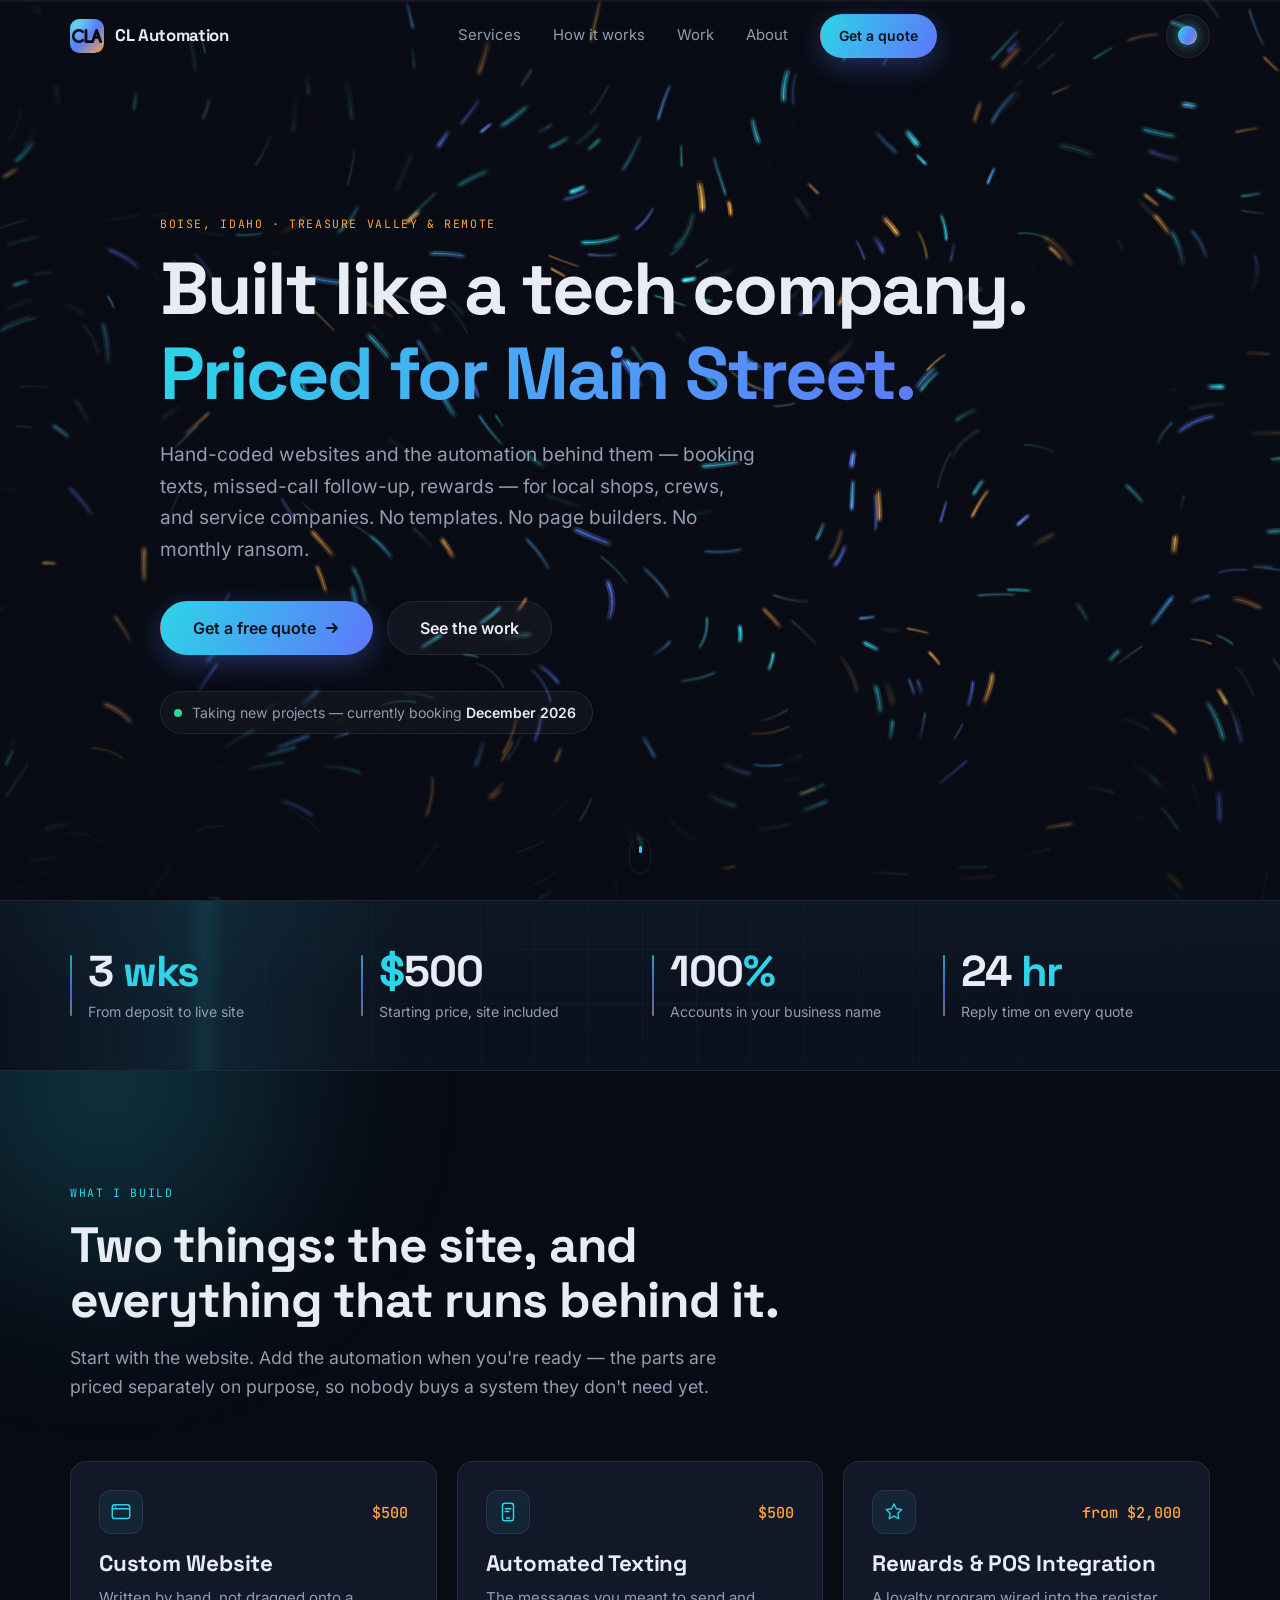
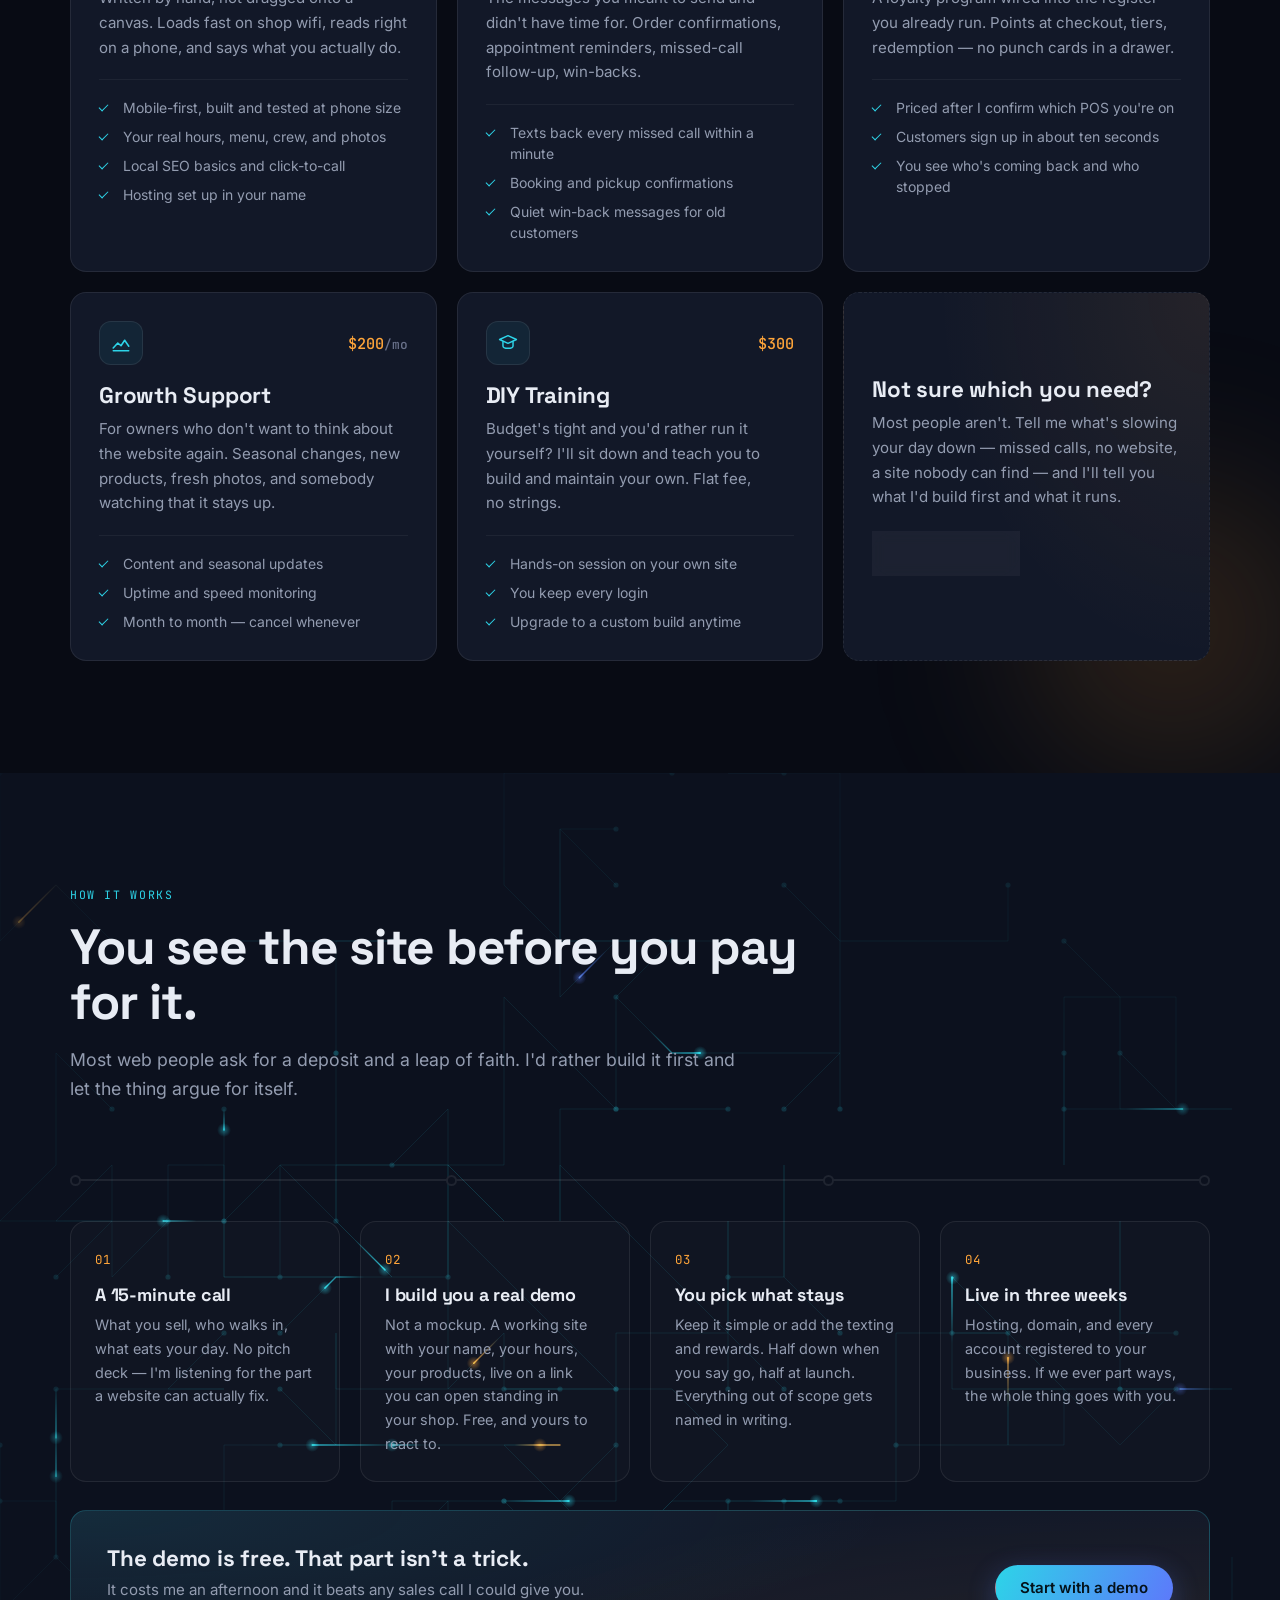
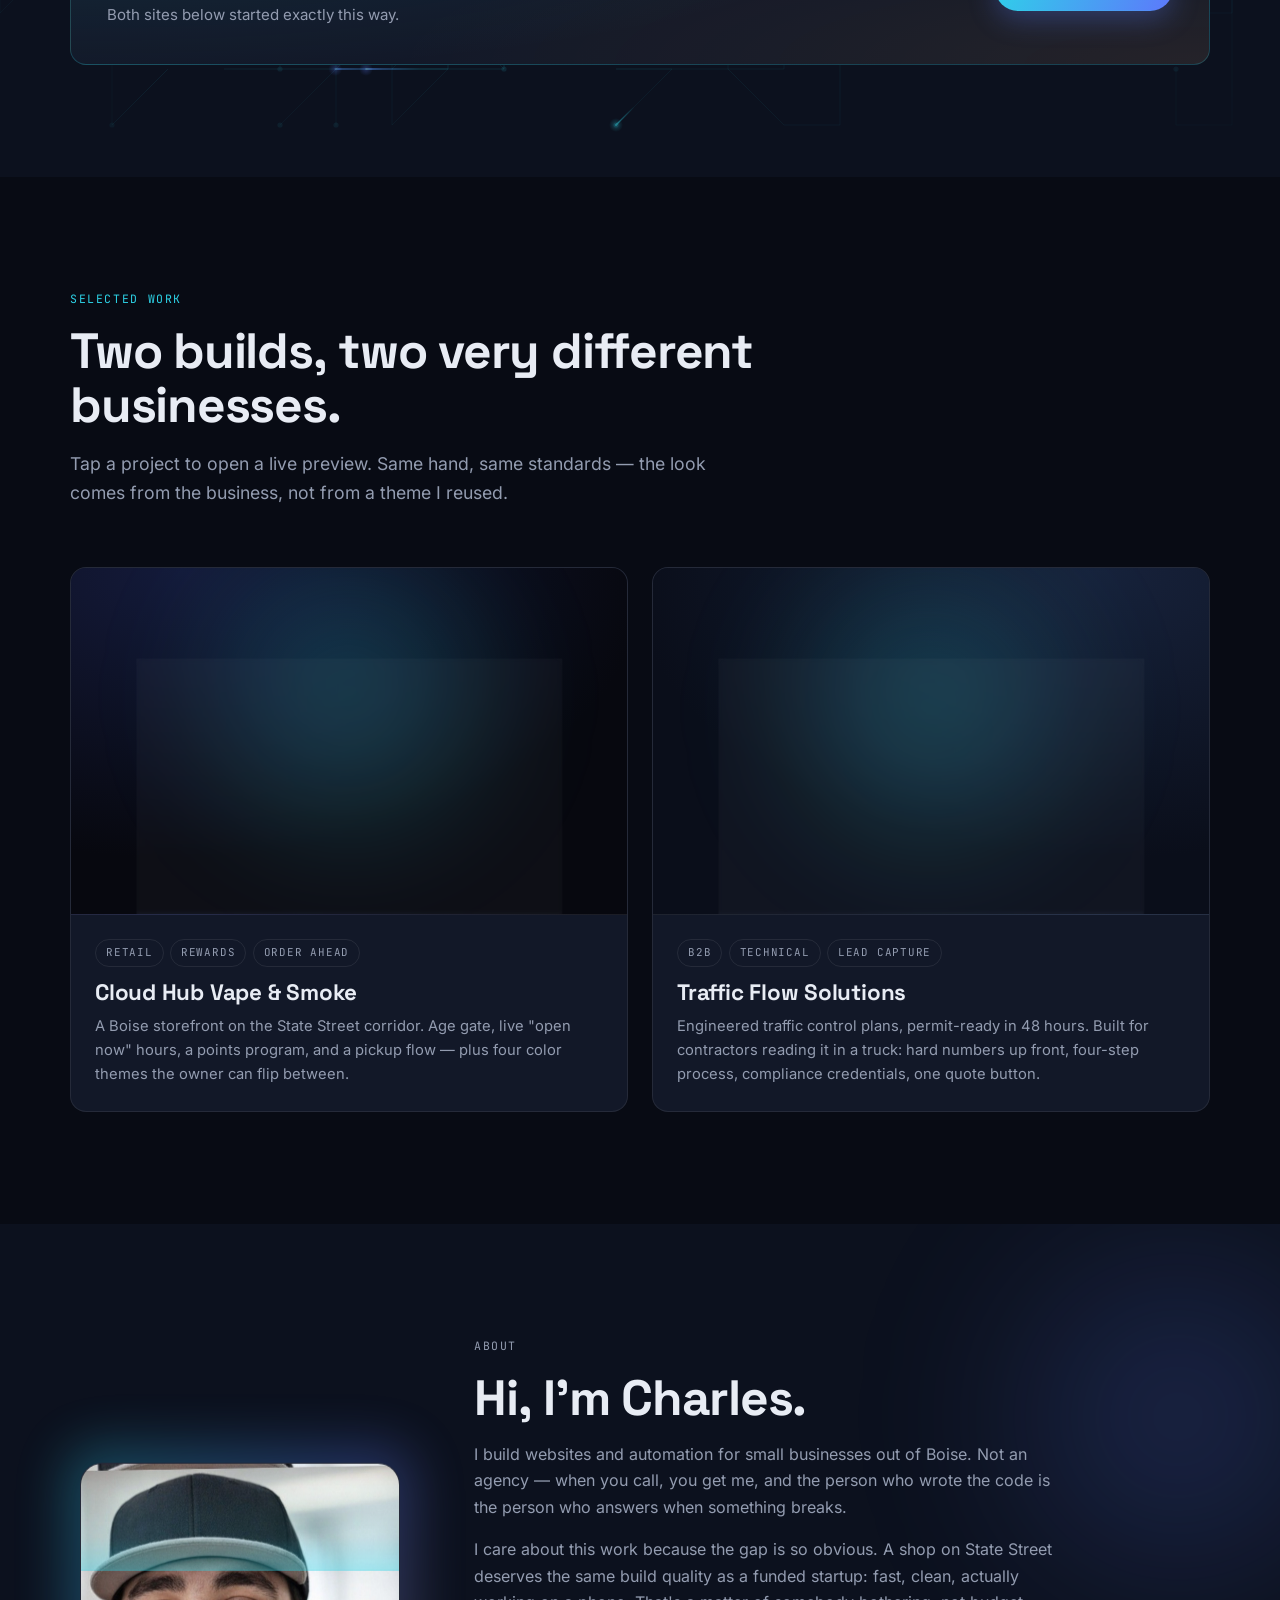
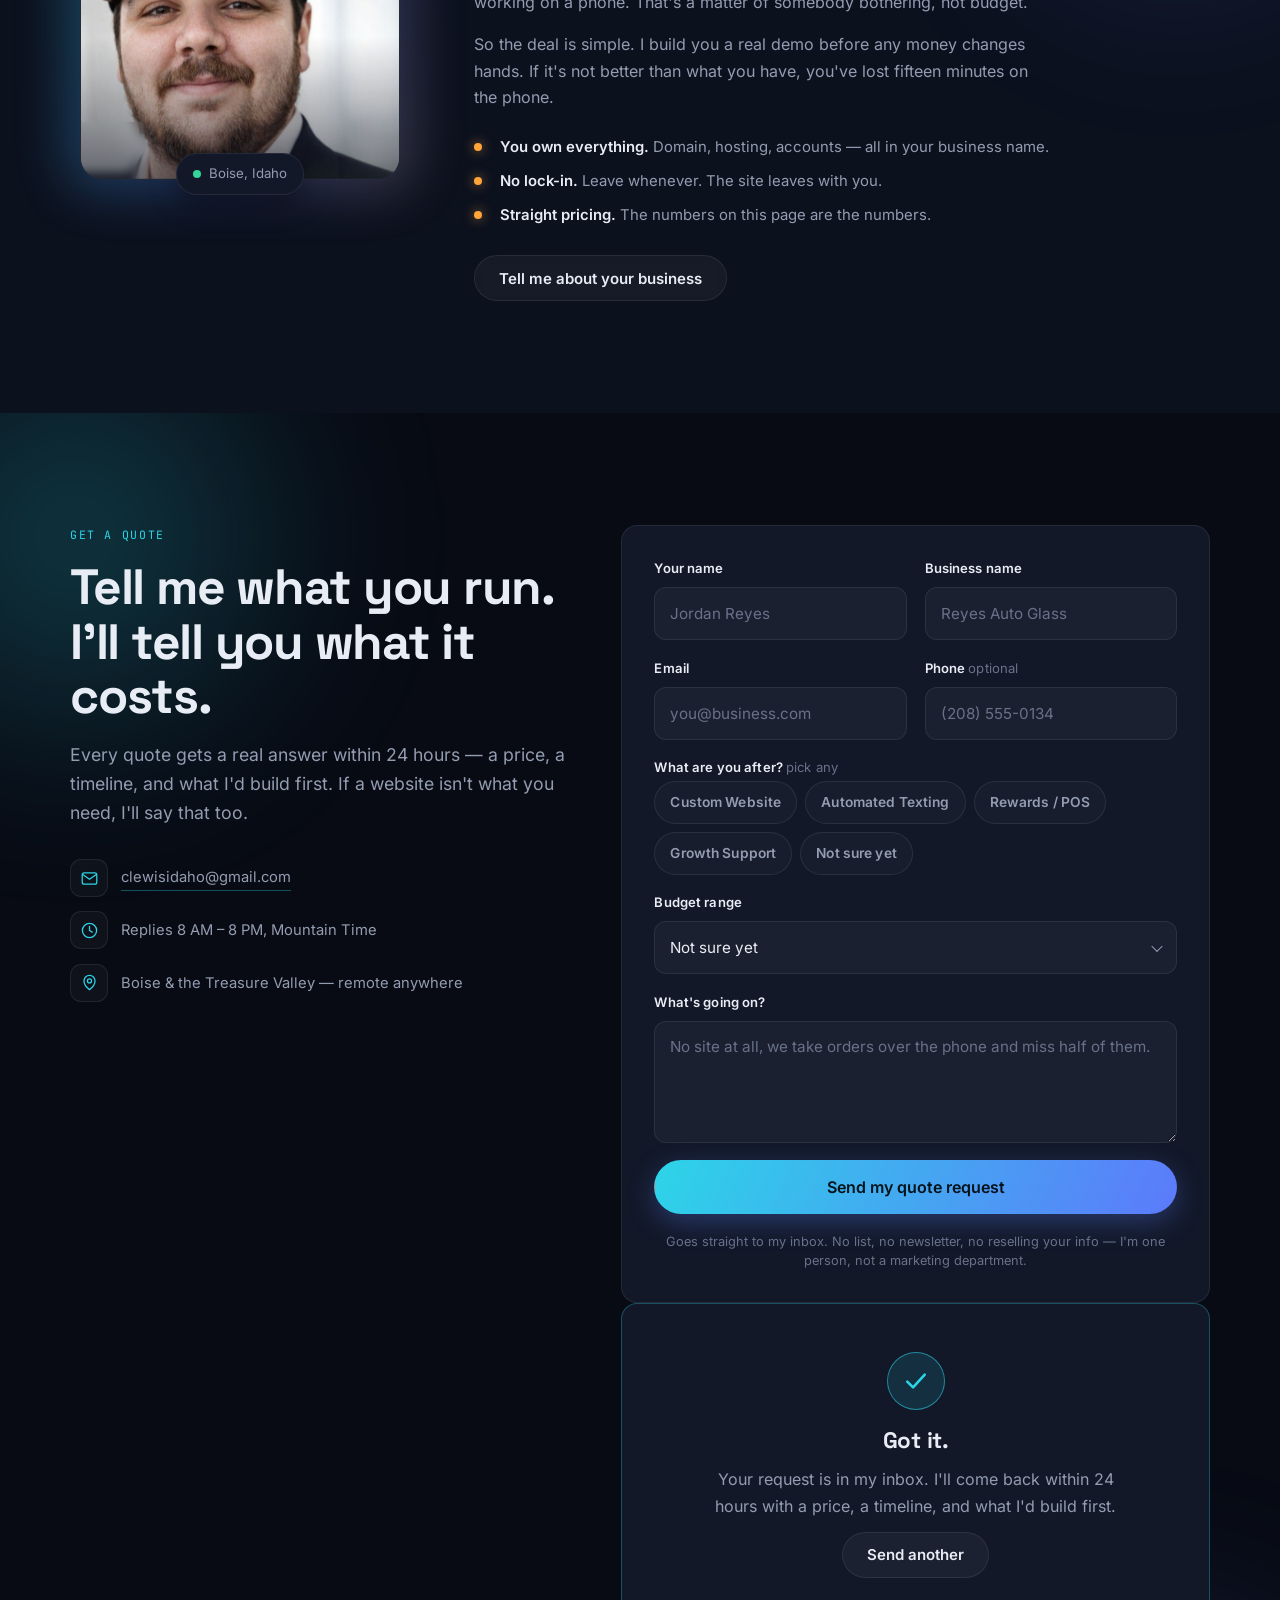
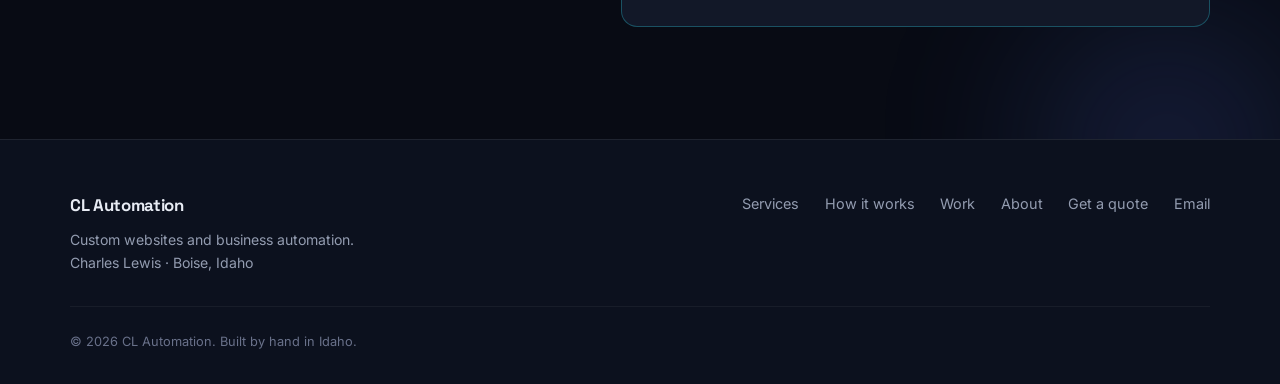
<file: index.html>
<!DOCTYPE html>
<html lang="en">
<head>
<meta charset="UTF-8">
<meta name="viewport" content="width=device-width, initial-scale=1, viewport-fit=cover">
<title>CL Automation — Custom Websites &amp; Business Automation | Boise, Idaho</title>
<meta name="description" content="CL Automation builds hand-coded websites and the automation behind them — texting, rewards, follow-up — for local businesses in Boise and the Treasure Valley. Free demo before you pay. Live in three weeks, starting at $500.">
<meta name="theme-color" content="#080B14">
<meta name="author" content="Charles Lewis">

<meta property="og:type" content="website">
<meta property="og:title" content="CL Automation — Built like a tech company. Priced for Main Street.">
<meta property="og:description" content="Custom websites and business automation for local shops, crews, and service companies. Free demo before you pay. Live in three weeks, starting at $500.">
<meta property="og:image" content="assets/og.png">
<meta property="og:locale" content="en_US">
<meta name="twitter:card" content="summary_large_image">
<meta name="twitter:title" content="CL Automation — Built like a tech company. Priced for Main Street.">
<meta name="twitter:description" content="Custom websites and business automation for local businesses in the Treasure Valley.">
<meta name="twitter:image" content="assets/og.png">

<link rel="icon" href="assets/icon.svg?v=2" type="image/svg+xml">
<link rel="alternate icon" href="assets/favicon-32.png?v=2" sizes="32x32">
<link rel="apple-touch-icon" href="assets/apple-touch-icon.png?v=2">

<link rel="preload" href="assets/fonts/space-grotesk-var.woff2" as="font" type="font/woff2" crossorigin>
<link rel="preload" href="assets/fonts/inter-var.woff2" as="font" type="font/woff2" crossorigin>
<link rel="stylesheet" href="css/style.css?v=4">

<!-- Theme restore, before first paint. A saved theme applied from the main
     script instead would land after the stylesheet has already painted the
     default palette, and every reload would flash cyan on its way to the
     colour the visitor actually picked. Guarded because Safari throws on
     localStorage in private mode rather than returning null. -->
<script>
(function () {
  try {
    var t = localStorage.getItem("cla-theme");
    if (t && /^(signal|ember|aurora|nebula)$/.test(t) && t !== "signal") {
      document.documentElement.setAttribute("data-theme", t);
    }
  } catch (e) {}
})();
</script>
</head>
<body>

<a class="skip-link" href="#main">Skip to content</a>

<div class="progress" id="progress" aria-hidden="true"><div class="progress__bar" id="progressBar"></div></div>

<!-- ============ NAV ============ -->
<header class="nav" id="nav">
  <div class="container nav__inner">
    <a class="brand" href="#home" aria-label="CL Automation, home">
      <span class="brand__mark" aria-hidden="true">
        <!-- CLA monogram: geometric letterforms knocked out of the brand gradient.
             Same artwork as assets/icon.svg — keep the two in sync. -->
        <svg viewBox="0 0 24 24" width="34" height="34">
          <defs>
            <linearGradient id="claG" x1="0" y1="0" x2="1" y2="1">
              <stop offset="0" stop-color="var(--acc)"/>
              <stop offset=".52" stop-color="var(--acc3)"/>
              <stop offset="1" stop-color="var(--acc2)"/>
            </linearGradient>
            <radialGradient id="claS" cx=".22" cy=".16" r=".9">
              <stop offset="0" stop-color="#fff" stop-opacity=".28"/>
              <stop offset=".6" stop-color="#fff" stop-opacity="0"/>
            </radialGradient>
          </defs>
          <rect width="24" height="24" rx="6.6" fill="url(#claG)"/>
          <rect width="24" height="24" rx="6.6" fill="url(#claS)"/>
          <path d="M9.01 9.03A4 4 0 1 0 9.01 14.97M11.28 8V16H14.96M15.91 16L18.79 8L21.67 16M17 12.96H20.58"
                fill="none" stroke="var(--bg)" stroke-width="1.95"
                stroke-linecap="round" stroke-linejoin="round"/>
        </svg>
      </span>
      <span class="brand__text">CL&nbsp;Automation</span>
    </a>

    <nav class="nav__links" id="navLinks" aria-label="Main">
      <a href="#services">Services</a>
      <a href="#process">How it works</a>
      <a href="#work">Work</a>
      <a href="#about">About</a>
      <a class="btn btn--primary btn--sm nav__cta" href="#quote">Get a quote</a>
    </nav>

    <div class="nav__tools">
      <!-- Theme picker. Four palettes, each one a swap of the token block at
           the top of style.css — the hero canvas included, since it reads the
           same custom properties. -->
      <div class="theme" id="themePicker">
        <button class="theme__btn" id="themeBtn" type="button"
                aria-label="Change colour theme" aria-expanded="false" aria-controls="themePanel">
          <span class="theme__ring" aria-hidden="true"></span>
        </button>

        <div class="theme__panel" id="themePanel" role="radiogroup" aria-label="Colour theme">
          <p class="theme__label">Theme</p>

          <button class="theme__opt" type="button" role="radio" aria-checked="true" data-theme-set="signal">
            <span class="theme__sw theme__sw--signal" aria-hidden="true"></span>
            <span class="theme__meta">
              <span class="theme__name">Signal</span>
              <span class="theme__desc">Cyan and amber on navy</span>
            </span>
          </button>

          <button class="theme__opt" type="button" role="radio" aria-checked="false" data-theme-set="ember">
            <span class="theme__sw theme__sw--ember" aria-hidden="true"></span>
            <span class="theme__meta">
              <span class="theme__name">Ember</span>
              <span class="theme__desc">Hi-vis orange and gold</span>
            </span>
          </button>

          <button class="theme__opt" type="button" role="radio" aria-checked="false" data-theme-set="aurora">
            <span class="theme__sw theme__sw--aurora" aria-hidden="true"></span>
            <span class="theme__meta">
              <span class="theme__name">Aurora</span>
              <span class="theme__desc">Mint and sky on deep green</span>
            </span>
          </button>

          <button class="theme__opt" type="button" role="radio" aria-checked="false" data-theme-set="nebula">
            <span class="theme__sw theme__sw--nebula" aria-hidden="true"></span>
            <span class="theme__meta">
              <span class="theme__name">Nebula</span>
              <span class="theme__desc">Magenta and ice</span>
            </span>
          </button>
        </div>
      </div>

      <button class="nav__toggle" id="navToggle" aria-label="Open menu" aria-expanded="false" aria-controls="navLinks">
        <span></span><span></span><span></span>
      </button>
    </div>
  </div>
</header>

<main id="main">

<!-- ============ HERO ============ -->
<section class="hero" id="home">
  <canvas class="hero__canvas" id="heroCanvas" aria-hidden="true"></canvas>
  <div class="hero__veil" aria-hidden="true"></div>
  <div class="hero__grain" aria-hidden="true"></div>

  <div class="container hero__inner">
    <p class="eyebrow hero__eyebrow">Boise, Idaho · Treasure Valley &amp; remote</p>

    <h1 class="hero__title">
      <span class="hero__line hero__line--1">Built like a tech company.</span>
      <span class="hero__line hero__line--2"><span class="grad">Priced for Main Street.</span></span>
    </h1>

    <p class="hero__sub">
      Hand-coded websites and the automation behind them — booking texts, missed-call
      follow-up, rewards — for local shops, crews, and service companies.
      No templates. No page builders. No monthly ransom.
    </p>

    <div class="hero__actions">
      <a class="btn btn--primary btn--lg" href="#quote">
        Get a free quote
        <svg width="16" height="16" viewBox="0 0 16 16" fill="none" aria-hidden="true"><path d="M3 8h10M9 4l4 4-4 4" stroke="currentColor" stroke-width="1.8" stroke-linecap="round" stroke-linejoin="round"/></svg>
      </a>
      <a class="btn btn--ghost btn--lg" href="#work">See the work</a>
    </div>

    <div class="hero__signal">
      <span class="dot" aria-hidden="true"></span>
      <span>Taking new projects — currently booking <strong id="bookingMonth">this month</strong></span>
    </div>
  </div>

  <div class="hero__scroll" aria-hidden="true"><span></span></div>
</section>

<!-- ============ STATS ============ -->
<section class="stats" aria-label="At a glance">
  <div class="stats__grid-bg" aria-hidden="true"></div>
  <div class="stats__scan" aria-hidden="true"></div>
  <div class="container stats__grid">
    <div class="stat reveal">
      <span class="stat__num"><span data-count="3">0</span><span class="stat__suffix"> wks</span></span>
      <span class="stat__label">From deposit to live site</span>
    </div>
    <div class="stat reveal">
      <span class="stat__num"><span class="stat__prefix">$</span><span data-count="500">0</span></span>
      <span class="stat__label">Starting price, site included</span>
    </div>
    <div class="stat reveal">
      <span class="stat__num"><span data-count="100">0</span><span class="stat__suffix">%</span></span>
      <span class="stat__label">Accounts in your business name</span>
    </div>
    <div class="stat reveal">
      <span class="stat__num"><span data-count="24">0</span><span class="stat__suffix"> hr</span></span>
      <span class="stat__label">Reply time on every quote</span>
    </div>
  </div>
</section>

<!-- ============ SERVICES ============ -->
<section class="section" id="services">
  <!-- Drifting accent light. data-par is the parallax travel in pixels:
       positive moves with the scroll, negative against it. -->
  <div class="orb orb--a" aria-hidden="true" data-par="-90"
       style="width:520px; height:520px; top:-14%; left:-12%;"></div>
  <div class="orb orb--b" aria-hidden="true" data-par="70"
       style="width:420px; height:420px; bottom:-10%; right:-8%;"></div>

  <div class="container">
    <header class="section__head reveal">
      <p class="eyebrow">What I build</p>
      <h2>Two things: the site, and everything that runs behind it.</h2>
      <p class="lede">
        Start with the website. Add the automation when you're ready — the parts are
        priced separately on purpose, so nobody buys a system they don't need yet.
      </p>
    </header>

    <div class="cards">
      <article class="card tilt reveal">
        <div class="card__top">
          <span class="card__icon" aria-hidden="true">
            <svg viewBox="0 0 24 24" fill="none"><rect x="2.5" y="4" width="19" height="15" rx="2.5" stroke="currentColor" stroke-width="1.6"/><path d="M2.5 8.5h19" stroke="currentColor" stroke-width="1.6"/><circle cx="6" cy="6.2" r=".9" fill="currentColor"/></svg>
          </span>
          <span class="price">$500</span>
        </div>
        <h3>Custom Website</h3>
        <p>Written by hand, not dragged onto a canvas. Loads fast on shop wifi, reads right on a phone, and says what you actually do.</p>
        <ul class="ticks">
          <li>Mobile-first, built and tested at phone size</li>
          <li>Your real hours, menu, crew, and photos</li>
          <li>Local SEO basics and click-to-call</li>
          <li>Hosting set up in your name</li>
        </ul>
      </article>

      <article class="card tilt reveal">
        <div class="card__top">
          <span class="card__icon" aria-hidden="true">
            <svg viewBox="0 0 24 24" fill="none"><rect x="6" y="2.5" width="12" height="19" rx="2.5" stroke="currentColor" stroke-width="1.6"/><path d="M10.5 18.5h3" stroke="currentColor" stroke-width="1.6" stroke-linecap="round"/><path d="M9 8.5h6M9 11.5h4" stroke="currentColor" stroke-width="1.6" stroke-linecap="round"/></svg>
          </span>
          <span class="price">$500</span>
        </div>
        <h3>Automated Texting</h3>
        <p>The messages you meant to send and didn't have time for. Order confirmations, appointment reminders, missed-call follow-up, win-backs.</p>
        <ul class="ticks">
          <li>Texts back every missed call within a minute</li>
          <li>Booking and pickup confirmations</li>
          <li>Quiet win-back messages for old customers</li>
        </ul>
      </article>

      <article class="card tilt reveal">
        <div class="card__top">
          <span class="card__icon" aria-hidden="true">
            <svg viewBox="0 0 24 24" fill="none"><path d="M12 3.2l2.6 5.3 5.9.85-4.25 4.14 1 5.86L12 16.6l-5.25 2.75 1-5.86L3.5 9.35l5.9-.85L12 3.2z" stroke="currentColor" stroke-width="1.5" stroke-linejoin="round"/></svg>
          </span>
          <span class="price">from $2,000</span>
        </div>
        <h3>Rewards &amp; POS Integration</h3>
        <p>A loyalty program wired into the register you already run. Points at checkout, tiers, redemption — no punch cards in a drawer.</p>
        <ul class="ticks">
          <li>Priced after I confirm which POS you're on</li>
          <li>Customers sign up in about ten seconds</li>
          <li>You see who's coming back and who stopped</li>
        </ul>
      </article>

      <article class="card tilt reveal">
        <div class="card__top">
          <span class="card__icon" aria-hidden="true">
            <svg viewBox="0 0 24 24" fill="none"><path d="M3.5 17.5l5-5.5 3.5 3 4-6 4.5 6.5" stroke="currentColor" stroke-width="1.7" stroke-linecap="round" stroke-linejoin="round"/><path d="M3.5 20.5h17" stroke="currentColor" stroke-width="1.5" stroke-linecap="round"/></svg>
          </span>
          <span class="price">$200<span class="price__per">/mo</span></span>
        </div>
        <h3>Growth Support</h3>
        <p>For owners who don't want to think about the website again. Seasonal changes, new products, fresh photos, and somebody watching that it stays up.</p>
        <ul class="ticks">
          <li>Content and seasonal updates</li>
          <li>Uptime and speed monitoring</li>
          <li>Month to month — cancel whenever</li>
        </ul>
      </article>

      <article class="card tilt reveal">
        <div class="card__top">
          <span class="card__icon" aria-hidden="true">
            <svg viewBox="0 0 24 24" fill="none"><path d="M12 4L2.8 8.2 12 12.4l9.2-4.2L12 4z" stroke="currentColor" stroke-width="1.6" stroke-linejoin="round"/><path d="M6.5 10.6v4.6c0 1.4 2.5 2.6 5.5 2.6s5.5-1.2 5.5-2.6v-4.6" stroke="currentColor" stroke-width="1.6" stroke-linecap="round"/></svg>
          </span>
          <span class="price">$300</span>
        </div>
        <h3>DIY Training</h3>
        <p>Budget's tight and you'd rather run it yourself? I'll sit down and teach you to build and maintain your own. Flat fee, no strings.</p>
        <ul class="ticks">
          <li>Hands-on session on your own site</li>
          <li>You keep every login</li>
          <li>Upgrade to a custom build anytime</li>
        </ul>
      </article>

      <article class="card card--ask tilt reveal">
        <h3>Not sure which you need?</h3>
        <p>Most people aren't. Tell me what's slowing your day down — missed calls, no website, a site nobody can find — and I'll tell you what I'd build first and what it runs.</p>
        <a class="btn btn--ghost btn--sm" href="#quote">Ask me straight</a>
      </article>
    </div>
  </div>
</section>

<!-- ============ PROCESS ============ -->
<section class="section section--raise" id="process">
  <!-- The lower page's ambient signature: etched traces with data pulses
       running along them. Distinct from the hero's flow field on purpose —
       that one is liquid and organic, this one is wired and deliberate. -->
  <canvas class="circuit" id="circuitCanvas" aria-hidden="true"></canvas>

  <div class="container">
    <header class="section__head reveal">
      <p class="eyebrow">How it works</p>
      <h2>You see the site before you pay for it.</h2>
      <p class="lede">
        Most web people ask for a deposit and a leap of faith. I'd rather build it first
        and let the thing argue for itself.
      </p>
    </header>

    <!-- Progress track over the four steps, driven by scroll position
         rather than a timer — see stepTrack() in main.js. -->
    <div class="track" id="stepTrack" aria-hidden="true">
      <span class="track__line"><span class="track__fill"></span></span>
      <span class="track__nodes"><b></b><b></b><b></b><b></b></span>
    </div>

    <ol class="steps" id="steps">
      <li class="step reveal">
        <span class="step__num">01</span>
        <h3>A 15-minute call</h3>
        <p>What you sell, who walks in, what eats your day. No pitch deck — I'm listening for the part a website can actually fix.</p>
      </li>
      <li class="step reveal">
        <span class="step__num">02</span>
        <h3>I build you a real demo</h3>
        <p>Not a mockup. A working site with your name, your hours, your products, live on a link you can open standing in your shop. Free, and yours to react to.</p>
      </li>
      <li class="step reveal">
        <span class="step__num">03</span>
        <h3>You pick what stays</h3>
        <p>Keep it simple or add the texting and rewards. Half down when you say go, half at launch. Everything out of scope gets named in writing.</p>
      </li>
      <li class="step reveal">
        <span class="step__num">04</span>
        <h3>Live in three weeks</h3>
        <p>Hosting, domain, and every account registered to your business. If we ever part ways, the whole thing goes with you.</p>
      </li>
    </ol>

    <div class="promise reveal">
      <div class="promise__text">
        <h3>The demo is free. That part isn't a trick.</h3>
        <p>It costs me an afternoon and it beats any sales call I could give you. Both sites below started exactly this way.</p>
      </div>
      <a class="btn btn--primary" href="#quote">Start with a demo</a>
    </div>
  </div>
</section>

<!-- ============ WORK ============ -->
<section class="section" id="work">
  <div class="container">
    <header class="section__head reveal">
      <p class="eyebrow">Selected work</p>
      <h2>Two builds, two very different businesses.</h2>
      <p class="lede">
        Tap a project to open a live preview. Same hand, same standards — the look comes
        from the business, not from a theme I reused.
      </p>
    </header>

    <div class="work">
      <!-- Project 1 -->
      <button class="work__card tilt reveal" type="button" data-site="aHR0cHM6Ly9jbGlkYWhvLmdpdGh1Yi5pby9jbG91ZGh1YnZhcGUv"
              data-name="Cloud Hub Vape &amp; Smoke" data-preview-gate="#ageGate" aria-haspopup="dialog">
        <div class="work__thumb work__thumb--cloud" aria-hidden="true">
          <span class="work__glow" data-par="46"></span>
          <div class="mock mock--cloud">
            <div class="mock__bar"><i></i><i></i><i></i></div>
            <div class="mock__hero">
              <div class="mock__title"></div>
              <div class="mock__line"></div>
              <div class="mock__btns"><b></b><b class="ghost"></b></div>
            </div>
            <div class="mock__row"><s></s><s></s><s></s></div>
          </div>
          <span class="work__open">
            <svg viewBox="0 0 24 24" fill="none" aria-hidden="true"><path d="M12 5.5c-5 0-8.5 4.2-9.3 6.1a1 1 0 000 .8C3.5 14.3 7 18.5 12 18.5s8.5-4.2 9.3-6.1a1 1 0 000-.8C20.5 9.7 17 5.5 12 5.5z" stroke="currentColor" stroke-width="1.6"/><circle cx="12" cy="12" r="3.1" stroke="currentColor" stroke-width="1.6"/></svg>
            View live preview
          </span>
        </div>
        <div class="work__meta">
          <div class="work__tags"><span>Retail</span><span>Rewards</span><span>Order ahead</span></div>
          <h3>Cloud Hub Vape &amp; Smoke</h3>
          <p>A Boise storefront on the State Street corridor. Age gate, live "open now" hours, a points program, and a pickup flow — plus four color themes the owner can flip between.</p>
        </div>
      </button>

      <!-- Project 2 -->
      <button class="work__card tilt reveal" type="button" data-site="aHR0cHM6Ly9jbGlkYWhvLmdpdGh1Yi5pby9UcmFmZmljRmxvd1NvbHV0aW9ucy8="
              data-name="Traffic Flow Solutions" aria-haspopup="dialog">
        <div class="work__thumb work__thumb--traffic" aria-hidden="true">
          <span class="work__glow" data-par="-46"></span>
          <div class="mock mock--traffic">
            <div class="mock__bar"><i></i><i></i><i></i></div>
            <div class="mock__hero">
              <div class="mock__title"></div>
              <div class="mock__line"></div>
              <div class="mock__btns"><b></b><b class="ghost"></b></div>
            </div>
            <div class="mock__road"><em></em><em></em><em></em><em></em></div>
          </div>
          <span class="work__open">
            <svg viewBox="0 0 24 24" fill="none" aria-hidden="true"><path d="M12 5.5c-5 0-8.5 4.2-9.3 6.1a1 1 0 000 .8C3.5 14.3 7 18.5 12 18.5s8.5-4.2 9.3-6.1a1 1 0 000-.8C20.5 9.7 17 5.5 12 5.5z" stroke="currentColor" stroke-width="1.6"/><circle cx="12" cy="12" r="3.1" stroke="currentColor" stroke-width="1.6"/></svg>
            View live preview
          </span>
        </div>
        <div class="work__meta">
          <div class="work__tags"><span>B2B</span><span>Technical</span><span>Lead capture</span></div>
          <h3>Traffic Flow Solutions</h3>
          <p>Engineered traffic control plans, permit-ready in 48 hours. Built for contractors reading it in a truck: hard numbers up front, four-step process, compliance credentials, one quote button.</p>
        </div>
      </button>
    </div>
  </div>
</section>

<!-- ============ ABOUT ============ -->
<section class="section section--raise" id="about">
  <div class="orb orb--c" aria-hidden="true" data-par="-60"
       style="width:460px; height:460px; top:-8%; right:-10%;"></div>

  <div class="container about">
    <div class="about__photo reveal">
      <div class="about__frame" data-par="-20">
        <img src="assets/charles-lewis.jpg" alt="Charles Lewis, founder of CL Automation" width="618" height="612" loading="lazy" decoding="async">
      </div>
      <div class="about__badge">
        <span class="dot" aria-hidden="true"></span> Boise, Idaho
      </div>
    </div>

    <div class="about__text reveal">
      <p class="eyebrow">About</p>
      <h2>Hi, I'm Charles.</h2>
      <p>
        I build websites and automation for small businesses out of Boise. Not an agency —
        when you call, you get me, and the person who wrote the code is the person who
        answers when something breaks.
      </p>
      <p>
        I care about this work because the gap is so obvious. A shop on State Street
        deserves the same build quality as a funded startup: fast, clean, actually working
        on a phone. That's a matter of somebody bothering, not budget.
      </p>
      <p>
        So the deal is simple. I build you a real demo before any money changes hands. If
        it's not better than what you have, you've lost fifteen minutes on the phone.
      </p>
      <ul class="about__points">
        <li><strong>You own everything.</strong> Domain, hosting, accounts — all in your business name.</li>
        <li><strong>No lock-in.</strong> Leave whenever. The site leaves with you.</li>
        <li><strong>Straight pricing.</strong> The numbers on this page are the numbers.</li>
      </ul>
      <a class="btn btn--ghost" href="#quote">Tell me about your business</a>
    </div>
  </div>
</section>

<!-- ============ QUOTE ============ -->
<section class="section" id="quote">
  <div class="orb orb--a" aria-hidden="true" data-par="-70"
       style="width:560px; height:560px; top:-18%; left:-16%;"></div>
  <div class="orb orb--c" aria-hidden="true" data-par="52"
       style="width:380px; height:380px; bottom:-14%; right:-6%;"></div>

  <div class="container quote">
    <div class="quote__intro reveal">
      <p class="eyebrow">Get a quote</p>
      <h2>Tell me what you run.<br>I'll tell you what it costs.</h2>
      <p class="lede">
        Every quote gets a real answer within 24 hours — a price, a timeline, and what I'd
        build first. If a website isn't what you need, I'll say that too.
      </p>

      <ul class="quote__contact">
        <li>
          <span class="quote__ci" aria-hidden="true">
            <svg viewBox="0 0 24 24" fill="none"><rect x="2.8" y="4.8" width="18.4" height="14.4" rx="2.4" stroke="currentColor" stroke-width="1.6"/><path d="M3.4 7l8.6 6 8.6-6" stroke="currentColor" stroke-width="1.6"/></svg>
          </span>
          <a href="mailto:clewisidaho@gmail.com">clewisidaho@gmail.com</a>
        </li>
        <li>
          <span class="quote__ci" aria-hidden="true">
            <svg viewBox="0 0 24 24" fill="none"><circle cx="12" cy="12" r="9" stroke="currentColor" stroke-width="1.6"/><path d="M12 6.8V12l3.4 2" stroke="currentColor" stroke-width="1.6" stroke-linecap="round"/></svg>
          </span>
          <span>Replies 8 AM – 8 PM, Mountain Time</span>
        </li>
        <li>
          <span class="quote__ci" aria-hidden="true">
            <svg viewBox="0 0 24 24" fill="none"><path d="M12 21s7-5.4 7-11a7 7 0 10-14 0c0 5.6 7 11 7 11z" stroke="currentColor" stroke-width="1.6" stroke-linejoin="round"/><circle cx="12" cy="10" r="2.6" stroke="currentColor" stroke-width="1.6"/></svg>
          </span>
          <span>Boise &amp; the Treasure Valley — remote anywhere</span>
        </li>
      </ul>
    </div>

    <div class="quote__formwrap reveal">
      <form class="form" id="quoteForm" action="https://formsubmit.co/ajax/clewisidaho@gmail.com" method="POST" novalidate>
        <!-- FormSubmit config -->
        <input type="hidden" name="_subject" value="New quote request — CL Automation">
        <input type="hidden" name="_template" value="table">
        <input type="hidden" name="_captcha" value="false">
        <!-- honeypot: real people never fill this -->
        <input type="text" name="_honey" class="hp" tabindex="-1" autocomplete="off" aria-hidden="true">

        <div class="field-row">
          <div class="field">
            <label for="f-name">Your name</label>
            <input id="f-name" name="Name" type="text" autocomplete="name" required placeholder="Jordan Reyes">
          </div>
          <div class="field">
            <label for="f-business">Business name</label>
            <input id="f-business" name="Business" type="text" autocomplete="organization" required placeholder="Reyes Auto Glass">
          </div>
        </div>

        <div class="field-row">
          <div class="field">
            <label for="f-email">Email</label>
            <input id="f-email" name="Email" type="email" autocomplete="email" required placeholder="you@business.com">
          </div>
          <div class="field">
            <label for="f-phone">Phone <span class="opt">optional</span></label>
            <input id="f-phone" name="Phone" type="tel" autocomplete="tel" placeholder="(208) 555-0134">
          </div>
        </div>

        <fieldset class="field">
          <legend>What are you after? <span class="opt">pick any</span></legend>
          <div class="chips">
            <label class="chip"><input type="checkbox" name="Interested in" value="Custom Website"><span>Custom Website</span></label>
            <label class="chip"><input type="checkbox" name="Interested in" value="Automated Texting"><span>Automated Texting</span></label>
            <label class="chip"><input type="checkbox" name="Interested in" value="Rewards / POS"><span>Rewards / POS</span></label>
            <label class="chip"><input type="checkbox" name="Interested in" value="Growth Support"><span>Growth Support</span></label>
            <label class="chip"><input type="checkbox" name="Interested in" value="Not sure yet"><span>Not sure yet</span></label>
          </div>
        </fieldset>

        <div class="field">
          <label for="f-budget">Budget range</label>
          <div class="select-wrap">
            <select id="f-budget" name="Budget">
              <option value="Not sure yet">Not sure yet</option>
              <option value="Around $500">Around $500 — just the site</option>
              <option value="$500 - $1,500">$500 – $1,500</option>
              <option value="$1,500 - $3,000">$1,500 – $3,000</option>
              <option value="$3,000+">$3,000+</option>
            </select>
          </div>
        </div>

        <div class="field">
          <label for="f-message">What's going on?</label>
          <textarea id="f-message" name="Message" rows="4" required placeholder="No site at all, we take orders over the phone and miss half of them."></textarea>
        </div>

        <button class="btn btn--primary btn--lg btn--block" type="submit" id="submitBtn">
          <span class="btn__label">Send my quote request</span>
          <span class="spinner" aria-hidden="true"></span>
        </button>

        <p class="form__note">
          Goes straight to my inbox. No list, no newsletter, no reselling your info —
          I'm one person, not a marketing department.
        </p>
        <p class="form__error" id="formError" role="alert" hidden></p>
      </form>

      <div class="form__success" id="formSuccess" hidden>
        <span class="form__check" aria-hidden="true">
          <svg viewBox="0 0 24 24" fill="none"><path d="M4.5 12.5l5 5 10-11" stroke="currentColor" stroke-width="2.2" stroke-linecap="round" stroke-linejoin="round"/></svg>
        </span>
        <h3>Got it.</h3>
        <p>Your request is in my inbox. I'll come back within 24 hours with a price, a timeline, and what I'd build first.</p>
        <button class="btn btn--ghost" type="button" id="formReset">Send another</button>
      </div>
    </div>
  </div>
</section>

</main>

<!-- ============ FOOTER ============ -->
<footer class="footer">
  <div class="container footer__inner">
    <div class="footer__brand">
      <span class="brand__text">CL&nbsp;Automation</span>
      <p>Custom websites and business automation.<br>Charles Lewis · Boise, Idaho</p>
    </div>
    <nav class="footer__links" aria-label="Footer">
      <a href="#services">Services</a>
      <a href="#process">How it works</a>
      <a href="#work">Work</a>
      <a href="#about">About</a>
      <a href="#quote">Get a quote</a>
      <a href="mailto:clewisidaho@gmail.com">Email</a>
    </nav>
  </div>
  <div class="container footer__bottom">
    <p>© <span id="year">2026</span> CL Automation. Built by hand in Idaho.</p>
  </div>
</footer>

<!-- ============ MOBILE ACTION BAR ============ -->
<div class="actionbar" id="actionBar">
  <a class="btn btn--ghost btn--sm" href="mailto:clewisidaho@gmail.com">Email me</a>
  <a class="btn btn--primary btn--sm" href="#quote">Get a free quote</a>
</div>

<!-- ============ PREVIEW MODAL ============ -->
<div class="modal" id="previewModal" role="dialog" aria-modal="true" aria-labelledby="modalTitle" hidden>
  <div class="modal__backdrop" data-close></div>
  <div class="modal__panel" role="document">
    <div class="modal__head">
      <h3 class="modal__title" id="modalTitle">Live preview</h3>
      <button class="modal__close" type="button" data-close aria-label="Close preview">
        <svg viewBox="0 0 24 24" fill="none" aria-hidden="true"><path d="M6 6l12 12M18 6L6 18" stroke="currentColor" stroke-width="2" stroke-linecap="round"/></svg>
      </button>
    </div>
    <div class="modal__stage" id="modalStage" tabindex="0" aria-label="Site preview, scrollable">
      <div class="modal__loading" id="modalLoading"><span class="spinner spinner--lg" aria-hidden="true"></span> Loading live site…</div>
      <iframe class="modal__frame" id="modalFrame" title="Live site preview"
              loading="lazy" referrerpolicy="no-referrer"
              sandbox="allow-scripts allow-same-origin"></iframe>
      <div class="modal__scroll" aria-hidden="true"><span id="modalScrollThumb"></span></div>
    </div>
    <div class="modal__foot">
      <p class="modal__hint" id="modalHint">Live site. Scroll to look around.</p>
      <button class="btn btn--primary btn--sm" type="button" id="openLive">Open in a new tab</button>
    </div>
  </div>
</div>

<script src="js/main.js?v=4"></script>
</body>
</html>
</file>
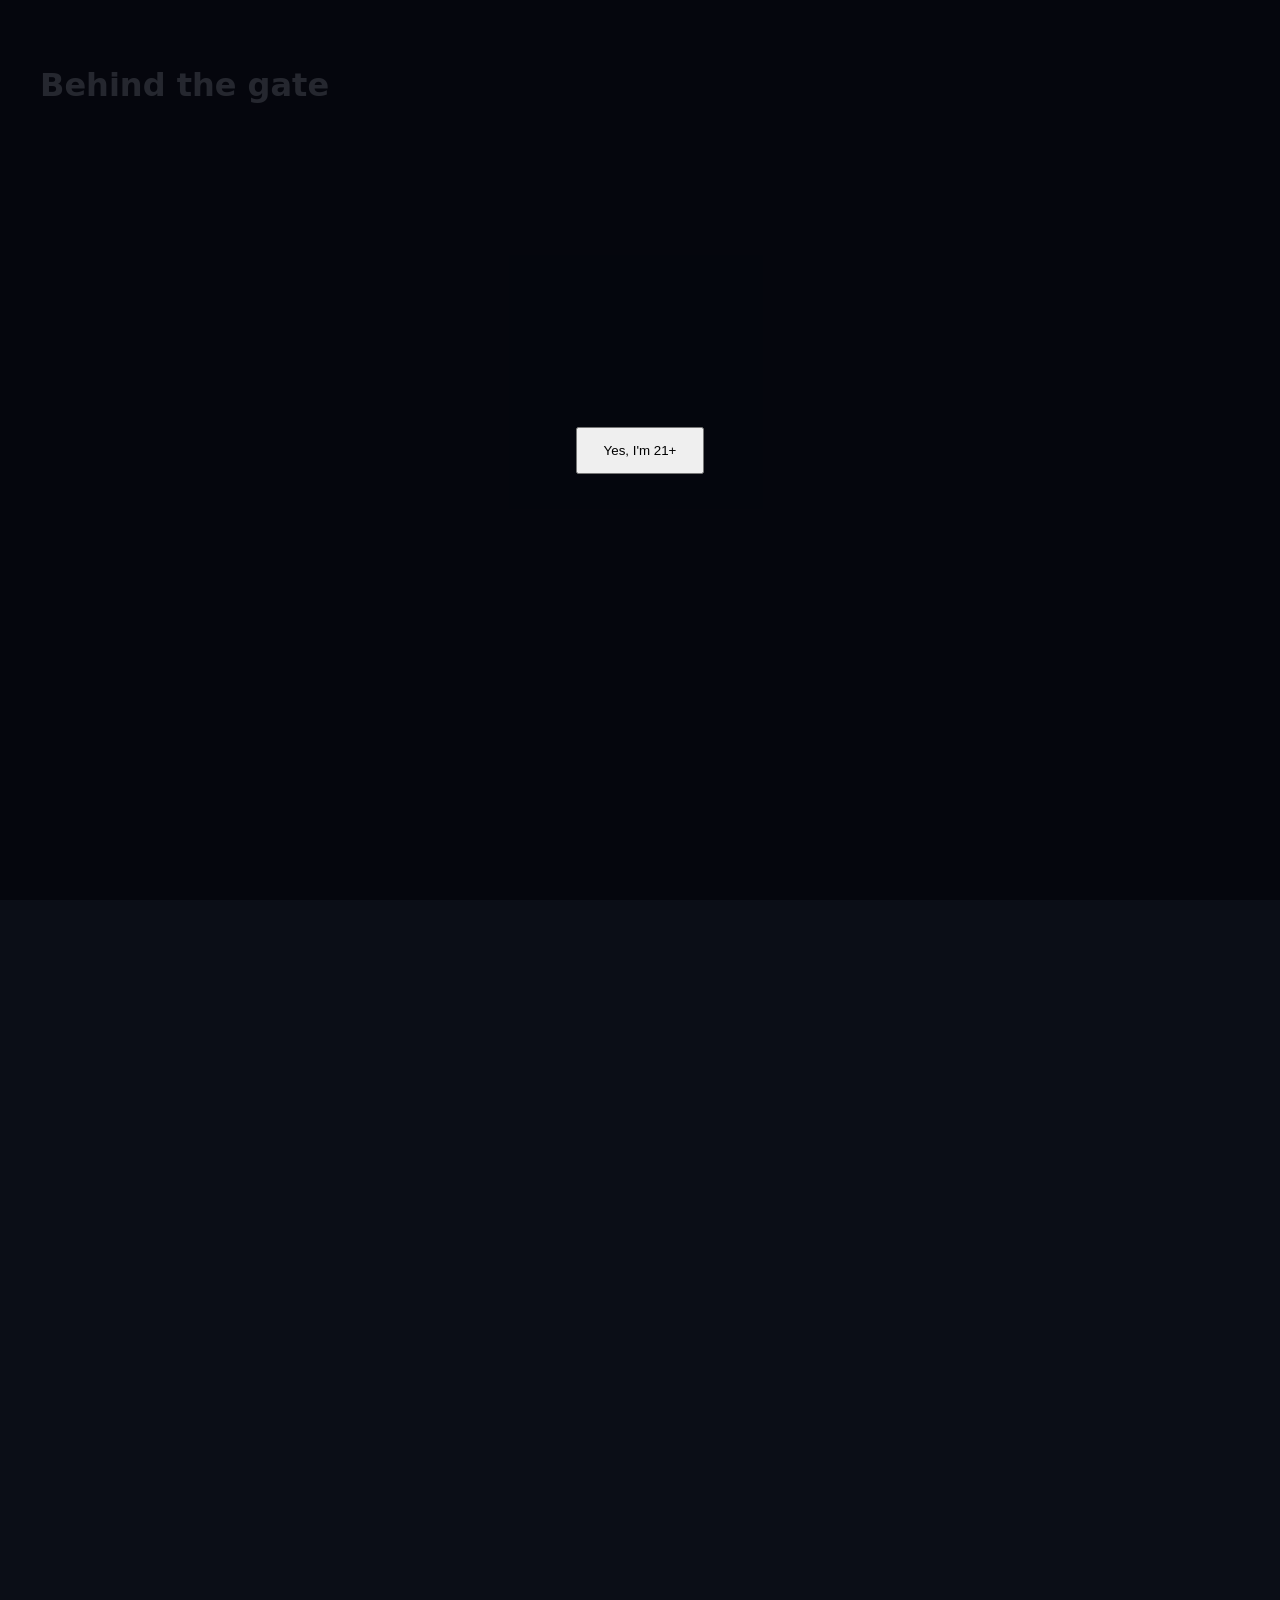
<file: tools/fixtures/age-gate.html>
<!doctype html>
<html lang="en">
<head>
<meta charset="utf-8">
<title>Age gate fixture</title>
<!--
  Stands in for Cloud Hub's 21+ gate in the smoke test. It reproduces the two
  properties that made the real one impossible to click through:

    1. the overlay is position:fixed, so offsetParent reads null even while it
       is plainly on screen
    2. it is dismissed by fading opacity and dropping pointer-events, never by
       display:none

  Any gate detection that leans on offsetParent or display will fail here the
  same way it failed in production. Served from the site's own origin so the
  preview takes the same-origin path.
-->
<style>
  body { margin: 0; height: 300vh; background: #0b0e17; color: #e8ecf6;
         font: 16px/1.5 system-ui, sans-serif; }
  #ageGate { position: fixed; inset: 0; z-index: 100; display: flex;
             align-items: center; justify-content: center;
             background: rgba(4,5,12,.85); opacity: 1; transition: opacity .4s ease; }
  #ageGate.hidden { opacity: 0; pointer-events: none; }
  #content { padding: 40px; }
</style>
</head>
<body>
  <div id="ageGate" role="dialog" aria-modal="true">
    <button id="ageYes" style="padding:14px 26px">Yes, I'm 21+</button>
  </div>
  <div id="content"><h1>Behind the gate</h1></div>
  <script>
    document.getElementById("ageYes").addEventListener("click", function () {
      document.getElementById("ageGate").classList.add("hidden");
    });
  </script>
</body>
</html>
</file>
<file: css/style.css>
/* =========================================================
   CL Automation — house stylesheet
   Every value derives from the tokens in :root.
   ========================================================= */

/* ---------- Fonts (self-hosted, latin) ---------- */
@font-face {
  font-family: "Space Grotesk";
  src: url("../assets/fonts/space-grotesk-var.woff2") format("woff2");
  font-weight: 500 700; font-style: normal; font-display: swap;
}
@font-face {
  font-family: "Inter";
  src: url("../assets/fonts/inter-var.woff2") format("woff2");
  font-weight: 400 700; font-style: normal; font-display: swap;
}
@font-face {
  font-family: "JetBrains Mono";
  src: url("../assets/fonts/jetbrains-mono-var.woff2") format("woff2");
  font-weight: 400 500; font-style: normal; font-display: swap;
}

/* =========================================================
   Tokens

   Two accent roles carry the whole palette:
     --acc   the build   (cyan by default)
     --acc2  the town    (amber by default)
     --acc3  the far end of the gradient
     --acc-mid  a step between --acc and --acc3, for text gradients

   Nothing past this block writes a brand colour literally — not a
   gradient, not a glow, not the hero canvas, which reads these same
   custom properties at runtime. That is what makes the theme picker
   a five-line swap per theme instead of a rebuild.
   ========================================================= */
:root {
  /* backgrounds — tinted near-black, never #000 */
  --bg:        #080B14;
  --bg-rgb:    8,11,20;
  --bg-raise:  #0C111E;
  --bg-card:   #121828;
  --bg-card-2: #161D30;

  /* accents */
  --acc:         #2DD4E8;
  --acc-rgb:     45,212,232;
  --acc-mid:     #49A8F5;
  --acc-mid-rgb: 73,168,245;
  --acc2:        #FFA53A;
  --acc2-rgb:    255,165,58;
  --acc3:        #5B7CFA;
  --acc3-rgb:    91,124,250;

  /* type that sits on top of an accent fill */
  --ink: #04121a;

  /* ---- everything below derives from the block above ---- */
  --line:      rgba(255,255,255,0.08);
  --line-soft: rgba(255,255,255,0.05);

  /* text — off-white, never #fff */
  --text:      #E8ECF4;
  --text-dim:  #939CB0;
  --text-faint:#69718A;

  --acc-soft:   rgba(var(--acc-rgb),  .55);
  --acc-faint:  rgba(var(--acc-rgb),  .12);
  --acc2-soft:  rgba(var(--acc2-rgb), .55);
  --acc2-faint: rgba(var(--acc2-rgb), .12);

  --green:     #34D399;
  --green-rgb: 52,211,153;
  --danger:     #ff8fa0;
  --danger-rgb: 255,90,110;

  /* acc → acc3 through the midpoint: routing text gradients through
     --acc2 turns the middle of a word grey */
  --grad:      linear-gradient(115deg, var(--acc) 0%, var(--acc3) 62%, var(--acc2) 135%);
  --grad-text: linear-gradient(100deg, var(--acc) 0%, var(--acc-mid) 45%, var(--acc3) 100%);

  /* Theme swatches. Literal on purpose — each one previews a palette
     other than the active one, so it cannot reference the live tokens. */
  --sw-signal: linear-gradient(135deg, #2DD4E8, #5B7CFA 55%, #FFA53A);
  --sw-ember:  linear-gradient(135deg, #FF7A2F, #F2456B 55%, #FFC44D);
  --sw-aurora: linear-gradient(135deg, #2FE6A8, #45A9FF 55%, #FFD166);
  --sw-nebula: linear-gradient(135deg, #F45BC8, #7C6BFF 55%, #4DE1FF);

  --font-display: "Space Grotesk", system-ui, -apple-system, sans-serif;
  --font-body:    "Inter", system-ui, -apple-system, sans-serif;
  --font-mono:    "JetBrains Mono", ui-monospace, monospace;

  --radius:    16px;
  --radius-sm: 12px;
  --nav-h:     72px;
  --ease:      cubic-bezier(0.22, 1, 0.36, 1);
  --t-micro:   .18s var(--ease);
  --t-mid:     .35s var(--ease);
}

/* ---------- Interaction variables ----------
   The contract between this stylesheet and js/main.js, in one place.
   Several elements compose more than one effect into a single transform
   — a hover lift, a pointer tilt, a magnetic pull — and CSS and JS each
   own some of them. Writing to a variable each instead of to `transform`
   is what stops the last one to run from wiping out the others.
   Declared here with identity values so every var() resolves even before
   a pointer has touched the page. */
:root {
  --lift: 0px;    /* hover lift          — CSS :hover rules */
  --sc:   1;      /* press scale         — CSS :active */
  --rx:   0deg;   /* card tilt           — pointerFX() */
  --ry:   0deg;
  --mx:   50%;    /* cursor position for the card spotlight */
  --my:   50%;
  --mgx:  0px;    /* magnetic button offset — pointerFX() */
  --mgy:  0px;
  --hy:   0px;    /* hero scroll parallax   — scrollFX() */
  --ho:   1;
  --p:    0;      /* scroll-linked progress, 0–1 — scrollFX() */
  --i:    0;      /* word index in a split heading — splitHeadings() */
}

/* ---------- Themes ----------
   Each block overrides only the raw block at the top of :root. Written
   one declaration per line on purpose: tools/smoke-test.js reads token
   definitions with a line-anchored regex. */
[data-theme="ember"] {
  --bg:        #0C0A0D;
  --bg-rgb:    12,10,13;
  --bg-raise:  #120F14;
  --bg-card:   #1A151C;
  --bg-card-2: #221A26;
  --acc:         #FF7A2F;
  --acc-rgb:     255,122,47;
  --acc-mid:     #FF9F3D;
  --acc-mid-rgb: 255,159,61;
  --acc2:        #FFC44D;
  --acc2-rgb:    255,196,77;
  --acc3:        #F2456B;
  --acc3-rgb:    242,69,107;
  --ink: #180A03;
}

[data-theme="aurora"] {
  --bg:        #06100E;
  --bg-rgb:    6,16,14;
  --bg-raise:  #0A1613;
  --bg-card:   #0F1F1B;
  --bg-card-2: #142720;
  --acc:         #2FE6A8;
  --acc-rgb:     47,230,168;
  --acc-mid:     #35D2C8;
  --acc-mid-rgb: 53,210,200;
  --acc2:        #FFD166;
  --acc2-rgb:    255,209,102;
  --acc3:        #45A9FF;
  --acc3-rgb:    69,169,255;
  --ink: #021510;
}

[data-theme="nebula"] {
  --bg:        #0A0812;
  --bg-rgb:    10,8,18;
  --bg-raise:  #100C1C;
  --bg-card:   #171128;
  --bg-card-2: #1E1633;
  --acc:         #F45BC8;
  --acc-rgb:     244,91,200;
  --acc-mid:     #C56BF0;
  --acc-mid-rgb: 197,107,240;
  --acc2:        #4DE1FF;
  --acc2-rgb:    77,225,255;
  --acc3:        #7C6BFF;
  --acc3-rgb:    124,107,255;
  --ink: #12031A;
}

/* The whole page crossfades rather than snapping when a theme is picked.
   Scoped to a class the picker adds for the length of the swap — leaving
   a background transition on every element permanently would smear every
   ordinary hover on the page. */
.is-theming, .is-theming *, .is-theming *::before, .is-theming *::after {
  transition: background-color .45s var(--ease), background-image .45s var(--ease),
              border-color .45s var(--ease), color .45s var(--ease),
              box-shadow .45s var(--ease), fill .45s var(--ease) !important;
}

/* ---------- Reset ---------- */
*, *::before, *::after { box-sizing: border-box; }
* { margin: 0; }

html {
  scroll-behavior: smooth;
  scroll-padding-top: calc(var(--nav-h) + 12px);
  overflow-x: hidden;
  overflow-x: clip;
  -webkit-text-size-adjust: 100%;
}

body {
  font-family: var(--font-body);
  font-size: 16px;
  line-height: 1.65;
  color: var(--text);
  background: var(--bg);
  overflow-x: hidden;
  overflow-x: clip;
  -webkit-font-smoothing: antialiased;
  -moz-osx-font-smoothing: grayscale;
  padding-bottom: env(safe-area-inset-bottom);
}

img, svg, canvas, iframe { display: block; max-width: 100%; }
button, input, select, textarea { font: inherit; color: inherit; }
a { color: inherit; text-decoration: none; }
ul, ol { list-style: none; padding: 0; }

::selection { background: var(--acc); color: var(--ink); }

:focus-visible {
  outline: 2px solid var(--acc);
  outline-offset: 3px;
  border-radius: 4px;
}

.skip-link {
  position: absolute; left: -9999px; top: 0; z-index: 200;
  background: var(--bg-card); padding: 12px 18px; border-radius: 0 0 var(--radius-sm) 0;
  border: 1px solid var(--line);
}
.skip-link:focus { left: 0; }

/* ---------- Type ---------- */
h1, h2, h3, h4 { font-family: var(--font-display); font-weight: 700; line-height: 1.1; }
h1 { font-size: clamp(2.35rem, 6.4vw, 4.6rem); letter-spacing: -0.03em; }
h2 { font-size: clamp(1.85rem, 4vw, 3.1rem); letter-spacing: -0.025em; }
h3 { font-size: clamp(1.15rem, 2vw, 1.4rem); letter-spacing: -0.01em; }

p { text-wrap: pretty; }

.grad {
  background: var(--grad-text);
  -webkit-background-clip: text; background-clip: text;
  color: transparent;
}

.eyebrow {
  font-family: var(--font-mono);
  font-size: .72rem;
  letter-spacing: .14em;
  text-transform: uppercase;
  color: var(--acc);
  margin-bottom: 1rem;
}

.lede { color: var(--text-dim); font-size: clamp(1rem, 1.4vw, 1.1rem); max-width: 62ch; }

/* ---------- Layout ---------- */
.container { width: min(1140px, 90%); margin-inline: auto; }
.section { padding: clamp(4.5rem, 9vw, 7rem) 0; position: relative; }
.section--raise { background: var(--bg-raise); }
.section__head { margin-bottom: clamp(2.5rem, 5vw, 3.75rem); max-width: 46rem; }
.section__head h2 { margin-bottom: 1rem; }

/* ---------- Buttons ---------- */
.btn {
  display: inline-flex; align-items: center; justify-content: center; gap: 8px;
  font-family: var(--font-body); font-weight: 600; font-size: 15px; line-height: 1;
  padding: 14px 24px; min-height: 46px;
  border-radius: 999px; border: 1px solid transparent;
  cursor: pointer; white-space: nowrap; position: relative; overflow: hidden;
  --lift: 0px;   /* a hovered card must not drag its buttons up with it */
  /* One composed transform driven by custom properties: hover lift, the
     press scale, and the magnetic pull JS applies all write their own
     variable instead of fighting over the transform property. */
  transform: translate(var(--mgx, 0px), calc(var(--mgy, 0px) + var(--lift, 0px))) scale(var(--sc, 1));
  transition: transform var(--t-micro), box-shadow var(--t-micro),
              background var(--t-micro), border-color var(--t-micro);
}
.btn--primary {
  background: var(--grad); background-size: 160% 100%; background-position: 0% 0%;
  color: var(--ink);
  box-shadow: 0 8px 28px rgba(var(--acc3-rgb), .32);
  transition: transform var(--t-micro), box-shadow var(--t-micro), background-position .6s var(--ease);
}
.btn--primary:hover { --lift: -2px; background-position: 60% 0%; box-shadow: 0 14px 34px rgba(var(--acc-rgb), .34); }
/* slow sheen sweep */
.btn--primary::after {
  content: ""; position: absolute; inset: 0;
  background: linear-gradient(100deg, transparent 35%, rgba(255,255,255,.42) 50%, transparent 65%);
  transform: translateX(-120%);
  animation: sheen 5.5s var(--ease) infinite;
}
@keyframes sheen { 0%, 72% { transform: translateX(-120%); } 100% { transform: translateX(120%); } }

.btn--ghost {
  background: rgba(255,255,255,.045);
  border-color: var(--line);
  color: var(--text);
  backdrop-filter: blur(6px);
}
.btn--ghost:hover { --lift: -2px; border-color: var(--acc-soft); background: rgba(var(--acc-rgb), .08); }
.btn--lg  { padding: 17px 32px; font-size: 16px; min-height: 54px; }
.btn--sm  { padding: 11px 18px; font-size: 14px; min-height: 44px; }
.btn--block { width: 100%; }
.btn:active { --sc: .975; }

/* ---------- Nav ---------- */
.nav {
  position: fixed; inset: 0 0 auto 0; z-index: 100;
  height: var(--nav-h);
  display: flex; align-items: center;
  transition: background var(--t-mid), border-color var(--t-mid), backdrop-filter var(--t-mid);
  border-bottom: 1px solid transparent;
}
.nav.is-scrolled {
  background: rgba(var(--bg-rgb), .78);
  backdrop-filter: blur(20px) saturate(140%);
  border-bottom-color: var(--line);
}
.nav__inner { display: flex; align-items: center; justify-content: space-between; gap: 1.5rem; }

.brand { display: inline-flex; align-items: center; gap: 11px; }
.brand__mark { display: grid; place-items: center; transition: transform var(--t-mid); }
.brand:hover .brand__mark { transform: rotate(-6deg) scale(1.05); }
.brand__text {
  font-family: var(--font-display); font-weight: 700; font-size: 1.05rem;
  letter-spacing: -0.02em;
}

.nav__links { display: flex; align-items: center; gap: 2rem; }
.nav__links > a:not(.btn) {
  font-size: .93rem; color: var(--text-dim); position: relative; padding: 6px 0;
  transition: color var(--t-micro);
}
.nav__links > a:not(.btn)::after {
  content: ""; position: absolute; left: 0; bottom: 0; height: 1px; width: 0;
  background: var(--acc); transition: width var(--t-mid);
}
.nav__links > a:not(.btn):hover,
.nav__links > a:not(.btn).is-current { color: var(--text); }
.nav__links > a:not(.btn):hover::after,
.nav__links > a:not(.btn).is-current::after { width: 100%; }

.nav__tools { display: flex; align-items: center; gap: .55rem; }

.nav__toggle {
  display: none; width: 46px; height: 46px; border: 1px solid var(--line);
  background: rgba(255,255,255,.04); border-radius: 12px;
  cursor: pointer; padding: 0; place-items: center; gap: 5px;
}
.nav__toggle span {
  display: block; width: 18px; height: 1.7px; background: var(--text); border-radius: 2px;
  transition: transform var(--t-mid), opacity var(--t-micro);
}
.nav__toggle[aria-expanded="true"] span:nth-child(1) { transform: translateY(6.7px) rotate(45deg); }
.nav__toggle[aria-expanded="true"] span:nth-child(2) { opacity: 0; }
.nav__toggle[aria-expanded="true"] span:nth-child(3) { transform: translateY(-6.7px) rotate(-45deg); }

/* ---------- Scroll progress rail ----------
   Sits on the very top edge, above the nav, and reads the page's scroll
   position. JS writes --p; the bar is a scaleX so it never triggers layout. */
.progress {
  position: fixed; inset: 0 0 auto 0; height: 2px; z-index: 101;
  pointer-events: none; background: var(--line-soft);
}
.progress__bar {
  height: 100%; width: 100%; transform-origin: 0 50%;
  transform: scaleX(var(--p, 0));
  background: var(--grad);
  box-shadow: 0 0 12px rgba(var(--acc-rgb), .55);
}

/* ---------- Theme picker ----------
   The site's own retheme, shown rather than described: every colour on
   the page — including the hero canvas — comes out of one token block. */
.theme { position: relative; }
.theme__btn {
  width: 44px; height: 44px; flex: none; display: grid; place-items: center;
  border-radius: 999px; border: 1px solid var(--line);
  background: rgba(255,255,255,.04); cursor: pointer; padding: 0;
  transition: border-color var(--t-micro), background var(--t-micro), transform var(--t-micro);
}
.theme__btn:hover { border-color: var(--acc-soft); background: rgba(var(--acc-rgb), .09); transform: translateY(-1px); }
.theme__ring {
  width: 19px; height: 19px; border-radius: 50%; background: var(--grad);
  box-shadow: 0 0 0 1px rgba(255,255,255,.16) inset, 0 0 12px rgba(var(--acc-rgb), .6);
  transition: box-shadow var(--t-mid);
}
.theme__btn[aria-expanded="true"] .theme__ring { box-shadow: 0 0 0 1px rgba(255,255,255,.16) inset, 0 0 18px rgba(var(--acc-rgb), .9); }

.theme__panel {
  position: absolute; top: calc(100% + 12px); right: 0; width: 264px;
  background: var(--bg-card); border: 1px solid var(--line);
  border-radius: var(--radius); padding: 13px; z-index: 120;
  box-shadow: 0 26px 60px rgba(0,0,0,.55);
  display: grid; gap: 5px;
  transform-origin: top right;
  opacity: 0; transform: translateY(-8px) scale(.97); pointer-events: none;
  transition: opacity var(--t-mid), transform var(--t-mid);
}
.theme__panel.is-open { opacity: 1; transform: none; pointer-events: auto; }
.theme__label {
  font-family: var(--font-mono); font-size: .66rem; letter-spacing: .16em;
  text-transform: uppercase; color: var(--text-faint); padding: 2px 4px 6px;
}
.theme__opt {
  display: flex; align-items: center; gap: 11px; width: 100%; min-height: 44px;
  padding: 8px 10px; border-radius: 12px; cursor: pointer; text-align: left;
  border: 1px solid transparent; background: transparent;
  transition: background var(--t-micro), border-color var(--t-micro);
}
.theme__opt:hover { background: rgba(255,255,255,.05); }
.theme__opt[aria-checked="true"] { border-color: var(--acc-soft); background: rgba(var(--acc-rgb), .10); }
.theme__sw {
  width: 30px; height: 30px; border-radius: 9px; flex: none;
  border: 1px solid rgba(255,255,255,.15);
  box-shadow: 0 3px 10px rgba(0,0,0,.35);
}
.theme__sw--signal { background: var(--sw-signal); }
.theme__sw--ember  { background: var(--sw-ember); }
.theme__sw--aurora { background: var(--sw-aurora); }
.theme__sw--nebula { background: var(--sw-nebula); }
.theme__meta { display: grid; gap: 1px; min-width: 0; }
.theme__name { font-size: .9rem; font-weight: 600; color: var(--text); }
.theme__desc { font-size: .74rem; color: var(--text-faint); line-height: 1.35; }

/* ---------- Ambient decoration ----------
   Blurred accent orbs that drift against the scroll. Purely decorative,
   always aria-hidden, and clipped by the section that owns them. */
.orb {
  position: absolute; border-radius: 50%; pointer-events: none; z-index: 0;
  filter: blur(80px); opacity: .5;
  will-change: transform;
}
.orb--a { background: radial-gradient(circle, rgba(var(--acc-rgb),  .55), transparent 70%); }
.orb--b { background: radial-gradient(circle, rgba(var(--acc2-rgb), .45), transparent 70%); }
.orb--c { background: radial-gradient(circle, rgba(var(--acc3-rgb), .50), transparent 70%); }

.section { isolation: isolate; overflow: hidden; }
.section > .container { position: relative; z-index: 2; }

/* Section-wide circuit canvas — the tech signature for the lower page.
   See circuit() in js/main.js. */
.circuit {
  position: absolute; inset: 0; width: 100%; height: 100%; z-index: 0;
  opacity: 0; transition: opacity 1.2s var(--ease);
  mask-image: radial-gradient(85% 70% at 50% 50%, #000 35%, transparent 100%);
  -webkit-mask-image: radial-gradient(85% 70% at 50% 50%, #000 35%, transparent 100%);
}
.circuit.is-live { opacity: .85; }

/* ---------- Hero ---------- */
.hero {
  position: relative;
  min-height: min(100svh, 900px);
  display: flex; align-items: center;
  padding: calc(var(--nav-h) + 3.5rem) 0 5rem;
  overflow: hidden;
  isolation: isolate;
}
.hero__canvas {
  position: absolute; inset: 0; width: 100%; height: 100%; z-index: -3;
  opacity: 0; animation: canvasIn 2.4s var(--ease) .15s forwards;
}
@keyframes canvasIn { to { opacity: 1; } }

/* vignette: lets the filaments dissolve into the page instead of
   stopping at a hard edge, and keeps contrast under the headline */
.hero__veil {
  position: absolute; inset: 0; z-index: -2; pointer-events: none;
  background:
    radial-gradient(59% 43% at 50% 45%, transparent 42%, rgba(var(--bg-rgb), .36) 100%),
    linear-gradient(90deg, rgba(var(--bg-rgb), .55) 0%, transparent 52%),
    linear-gradient(0deg, rgba(var(--bg-rgb), .80) 0%, transparent 22%);
}

/* film grain — kills gradient banding and takes the digital edge off */
.hero__grain {
  position: absolute; inset: 0; z-index: -1; pointer-events: none;
  opacity: .05; mix-blend-mode: overlay;
  background-image: url("data:image/svg+xml,%3Csvg xmlns='http://www.w3.org/2000/svg' width='200' height='200'%3E%3Cfilter id='n'%3E%3CfeTurbulence type='fractalNoise' baseFrequency='.85' numOctaves='3' stitchTiles='stitch'/%3E%3C/filter%3E%3Crect width='200' height='200' filter='url(%23n)'/%3E%3C/svg%3E");
  background-size: 200px 200px;
}
/* Scroll parallax: the copy drifts up and dissolves as the flow field
   stays put behind it, so the two layers separate on the way down. */
.hero__inner {
  position: relative; max-width: 60rem;
  transform: translate3d(0, var(--hy, 0px), 0);
  opacity: var(--ho, 1);
  will-change: transform, opacity;
}
.hero__eyebrow { color: var(--acc2); }

.hero__title { margin-bottom: 1.5rem; }
.hero__line { display: block; }
.hero__line--1 { color: var(--text); }
.hero__line--2 { margin-top: .06em; }

/* entrance */
.hero__eyebrow, .hero__line--1, .hero__line--2, .hero__sub, .hero__actions, .hero__signal {
  opacity: 0; transform: translateY(22px);
  animation: rise .95s var(--ease) forwards;
}
.hero__eyebrow  { animation-delay: .10s; }
.hero__line--1  { animation-delay: .22s; }
.hero__line--2  { animation-delay: .34s; }
.hero__sub      { animation-delay: .48s; }
.hero__actions  { animation-delay: .60s; }
.hero__signal   { animation-delay: .72s; }
@keyframes rise { to { opacity: 1; transform: none; } }

.hero__sub {
  color: var(--text-dim); max-width: 50ch;
  font-size: clamp(1rem, 1.55vw, 1.19rem); margin-bottom: 2.25rem;
}
.hero__actions { display: flex; flex-wrap: wrap; gap: .85rem; margin-bottom: 2.25rem; }

.hero__signal {
  display: inline-flex; align-items: center; gap: 10px;
  font-size: .88rem; color: var(--text-dim);
  background: rgba(255,255,255,.035); border: 1px solid var(--line);
  padding: 9px 16px 9px 13px; border-radius: 999px; backdrop-filter: blur(8px);
}
.hero__signal strong { color: var(--text); font-weight: 600; }

.dot {
  width: 8px; height: 8px; border-radius: 50%; background: var(--green);
  box-shadow: 0 0 0 0 rgba(var(--green-rgb), .6);
  animation: pulse 2.4s var(--ease) infinite;
  flex: none;
}
@keyframes pulse {
  0%   { box-shadow: 0 0 0 0 rgba(var(--green-rgb), .55); }
  70%  { box-shadow: 0 0 0 9px rgba(var(--green-rgb), 0); }
  100% { box-shadow: 0 0 0 0 rgba(var(--green-rgb), 0); }
}

.hero__scroll {
  position: absolute; bottom: 26px; left: 50%; transform: translateX(-50%);
  width: 22px; height: 36px; border: 1px solid var(--line); border-radius: 999px;
  display: grid; place-items: start center; padding-top: 7px;
}
.hero__scroll span {
  width: 3px; height: 7px; border-radius: 2px; background: var(--acc);
  animation: scrollDot 1.9s var(--ease) infinite;
}
@keyframes scrollDot { 0% { opacity: 0; transform: translateY(-3px); } 40% { opacity: 1; } 100% { opacity: 0; transform: translateY(11px); } }

/* ---------- Stats ---------- */
.stats {
  position: relative; overflow: hidden; isolation: isolate;
  border-block: 1px solid var(--line);
  background: linear-gradient(180deg, rgba(var(--acc-rgb), .035), transparent 60%), var(--bg-raise);
  padding: clamp(2.25rem, 4vw, 3rem) 0;
}
/* A slow telemetry grid sliding under the numbers. Two layers at
   different speeds so it reads as depth rather than a moving wallpaper. */
.stats__grid-bg {
  position: absolute; inset: -60px -60px; z-index: 0; pointer-events: none;
  opacity: .5;
  background-image:
    linear-gradient(rgba(var(--acc-rgb), .10) 1px, transparent 1px),
    linear-gradient(90deg, rgba(var(--acc-rgb), .10) 1px, transparent 1px);
  background-size: 54px 54px, 54px 54px;
  mask-image: radial-gradient(70% 120% at 50% 50%, #000, transparent 78%);
  -webkit-mask-image: radial-gradient(70% 120% at 50% 50%, #000, transparent 78%);
  animation: gridDrift 26s linear infinite;
}
@keyframes gridDrift { to { background-position: 54px 54px, 54px 54px; } }
/* A single bright line sweeping the strip on a long loop — the scan
   pass that makes a static band feel instrumented. */
.stats__scan {
  position: absolute; inset: 0; z-index: 1; pointer-events: none; overflow: hidden;
}
.stats__scan::after {
  content: ""; position: absolute; top: 0; bottom: 0; width: 32%;
  background: linear-gradient(90deg, transparent, rgba(var(--acc-rgb), .09) 45%, rgba(var(--acc-rgb), .16) 50%, rgba(var(--acc-rgb), .09) 55%, transparent);
  animation: statScan 9s var(--ease) infinite;
}
@keyframes statScan {
  0%, 8%   { transform: translateX(-140%); }
  70%, 100%{ transform: translateX(420%); }
}
.stats__grid { display: grid; grid-template-columns: repeat(4, 1fr); gap: 1.5rem; position: relative; z-index: 2; }
.stat { text-align: left; position: relative; padding-left: 1.15rem; }
.stat::before {
  content: ""; position: absolute; left: 0; top: .35rem; bottom: .35rem; width: 2px;
  background: var(--grad); border-radius: 2px; opacity: .75;
  transform: scaleY(0); transform-origin: 50% 0;
  transition: transform .8s var(--ease) .1s;
}
.stat.is-visible::before { transform: scaleY(1); }
.stat__num {
  display: block; font-family: var(--font-display); font-weight: 700;
  font-size: clamp(1.85rem, 3.4vw, 2.7rem); letter-spacing: -0.03em; line-height: 1.05;
  color: var(--text);
}
.stat__prefix, .stat__suffix { color: var(--acc); }
.stat__label { display: block; margin-top: .45rem; color: var(--text-dim); font-size: .88rem; line-height: 1.45; }

/* ---------- Cards ---------- */
.cards {
  display: grid; gap: 1.25rem;
  grid-template-columns: repeat(auto-fit, minmax(min(100%, 320px), 1fr));
}
/* Tilt + spotlight, shared by the service cards and the work cards.
   Same trick as the buttons: the transform is assembled from custom
   properties so the CSS hover lift and the JS pointer tilt can both
   write to it without one clobbering the other. --mx/--my track the
   cursor for the spotlight and are set by the same handler. */
.tilt {
  transform:
    perspective(1000px)
    translate3d(0, var(--lift, 0px), 0)
    rotateX(var(--rx, 0deg))
    rotateY(var(--ry, 0deg));
}
.tilt::after {
  content: ""; position: absolute; inset: 0; z-index: 1; pointer-events: none;
  background: radial-gradient(260px circle at var(--mx) var(--my), rgba(var(--acc-rgb), .16), transparent 68%);
  opacity: 0; transition: opacity var(--t-mid);
}
.tilt:hover::after, .tilt:focus-visible::after { opacity: 1; }

.card {
  position: relative; overflow: hidden;
  background: var(--bg-card); border: 1px solid var(--line);
  border-radius: var(--radius); padding: 1.75rem;
  transition: transform .28s var(--ease), border-color var(--t-mid), background var(--t-mid);
}
.card::before {
  content: ""; position: absolute; inset: 0 auto auto 0; height: 2px; width: 100%; z-index: 2;
  background: var(--grad); opacity: 0; transition: opacity var(--t-mid);
}
.card:hover { --lift: -4px; border-color: rgba(var(--acc-rgb), .35); background: var(--bg-card-2); }
.card:hover::before { opacity: 1; }
/* the card's own content has to sit above the spotlight wash */
.card > *, .work__meta { position: relative; z-index: 2; }
.card__top { display: flex; align-items: center; justify-content: space-between; gap: 1rem; margin-bottom: 1.15rem; }
.card__icon {
  width: 44px; height: 44px; display: grid; place-items: center; flex: none;
  border-radius: 12px; border: 1px solid var(--line);
  background: rgba(var(--acc-rgb), .07); color: var(--acc);
  transition: background var(--t-mid), color var(--t-mid), transform var(--t-mid);
}
.card__icon svg { width: 22px; height: 22px; }
.card:hover .card__icon { transform: scale(1.06); background: rgba(var(--acc-rgb), .13); }
.price {
  font-family: var(--font-mono); font-size: .95rem; font-weight: 500;
  color: var(--acc2); white-space: nowrap;
}
.price__per { color: var(--text-faint); font-size: .8rem; }
.card h3 { margin-bottom: .55rem; }
.card > p { color: var(--text-dim); font-size: .94rem; margin-bottom: 1.15rem; }

/* the sixth grid cell: a question, not an invented service */
.card--ask {
  display: flex; flex-direction: column; align-items: flex-start; justify-content: center;
  background:
    radial-gradient(120% 160% at 100% 0%, rgba(var(--acc2-rgb), .08), transparent 62%),
    var(--bg-card);
  border-style: dashed;
}
.card--ask h3 { margin-bottom: .55rem; }
.card--ask p { color: var(--text-dim); font-size: .94rem; margin-bottom: 1.35rem; }

.ticks { display: grid; gap: .5rem; border-top: 1px solid var(--line-soft); padding-top: 1.1rem; }
.ticks li {
  position: relative; padding-left: 1.5rem; font-size: .875rem; color: var(--text-dim);
  line-height: 1.5;
}
.ticks li::before {
  content: ""; position: absolute; left: 0; top: .48em;
  width: 9px; height: 5px; border-left: 1.6px solid var(--acc); border-bottom: 1.6px solid var(--acc);
  transform: rotate(-45deg);
}

/* ---------- Process ---------- */
/* Scroll-linked track above the four steps. JS writes --p (0–1) from how
   far the steps have travelled through the viewport; the fill and the
   node states both read it, so the indicator is driven by the scrollbar
   rather than by a timer that runs whether you're looking or not. */
.track {
  --p: 0;
  position: relative; height: 34px; margin-bottom: 1.5rem;
  display: flex; align-items: center;
}
.track__line {
  position: absolute; left: 5px; right: 5px; height: 2px; border-radius: 2px;
  background: var(--line); overflow: hidden;
}
.track__fill {
  position: absolute; inset: 0; transform-origin: 0 50%;
  transform: scaleX(var(--p));
  background: var(--grad);
  box-shadow: 0 0 14px rgba(var(--acc-rgb), .55);
}
.track__nodes { position: relative; display: flex; justify-content: space-between; width: 100%; }
.track__nodes b {
  width: 11px; height: 11px; border-radius: 50%; flex: none;
  background: var(--bg-raise); border: 2px solid var(--line);
  transition: border-color var(--t-mid), box-shadow var(--t-mid), transform var(--t-mid);
}
.track__nodes b.is-on {
  border-color: var(--acc); transform: scale(1.35);
  box-shadow: 0 0 0 4px rgba(var(--acc-rgb), .14), 0 0 16px rgba(var(--acc-rgb), .6);
}

.steps {
  display: grid; gap: 1.25rem;
  grid-template-columns: repeat(auto-fit, minmax(min(100%, 250px), 1fr));
  counter-reset: step;
}
.step {
  position: relative; overflow: hidden; padding: 1.75rem 1.5rem 1.6rem;
  border: 1px solid var(--line); border-radius: var(--radius);
  background: rgba(255,255,255,.02);
  transform: translate3d(0, var(--lift, 0px), 0);
  transition: border-color var(--t-mid), background var(--t-mid), transform var(--t-mid);
}
.step::after {
  content: ""; position: absolute; inset: 0; z-index: 1; pointer-events: none;
  background: radial-gradient(220px circle at var(--mx, 50%) var(--my, 50%), rgba(var(--acc2-rgb), .13), transparent 68%);
  opacity: 0; transition: opacity var(--t-mid);
}
.step:hover::after { opacity: 1; }
.step:hover { border-color: rgba(var(--acc2-rgb), .32); background: rgba(var(--acc2-rgb), .035); --lift: -3px; }
.step > * { position: relative; z-index: 2; }
.step__num {
  font-family: var(--font-mono); font-size: .78rem; letter-spacing: .12em;
  color: var(--acc2); display: block; margin-bottom: .9rem;
}
.step h3 { margin-bottom: .5rem; font-size: 1.12rem; }
.step p { color: var(--text-dim); font-size: .9rem; }

.promise {
  margin-top: 1.75rem; padding: clamp(1.5rem, 3vw, 2.25rem);
  border-radius: var(--radius); border: 1px solid rgba(var(--acc-rgb), .22);
  background:
    radial-gradient(120% 180% at 0% 0%, rgba(var(--acc-rgb), .10), transparent 60%),
    radial-gradient(120% 180% at 100% 100%, rgba(var(--acc2-rgb), .08), transparent 60%),
    var(--bg-card);
  display: flex; align-items: center; justify-content: space-between; gap: 1.75rem; flex-wrap: wrap;
}
.promise h3 { margin-bottom: .4rem; }
.promise p { color: var(--text-dim); font-size: .94rem; max-width: 54ch; }

/* ---------- Work ---------- */
.work { display: grid; gap: 1.5rem; grid-template-columns: repeat(auto-fit, minmax(min(100%, 380px), 1fr)); }

.work__card {
  display: block; text-align: left; width: 100%; padding: 0; cursor: pointer;
  position: relative;
  background: var(--bg-card); border: 1px solid var(--line);
  border-radius: var(--radius); overflow: hidden;
  transition: transform .28s var(--ease), border-color var(--t-mid), box-shadow var(--t-mid);
}
.work__card:hover { --lift: -5px; border-color: rgba(var(--acc-rgb), .4); box-shadow: 0 22px 46px rgba(0,0,0,.45); }
/* above the mockup, below the "View live preview" label at z-index 3 */
.work__card.tilt::after { z-index: 2; }

.work__thumb {
  position: relative; aspect-ratio: 16 / 10; overflow: hidden;
  border-bottom: 1px solid var(--line);
  display: grid; place-items: center;
}
/* a soft accent bloom behind the mockup that drifts against the scroll */
.work__glow {
  position: absolute; width: 70%; aspect-ratio: 1; top: -18%; left: 15%;
  border-radius: 50%; filter: blur(52px); opacity: .5; pointer-events: none;
  background: radial-gradient(circle, rgba(var(--acc-rgb), .5), transparent 70%);
  will-change: transform;
}
.work__thumb--cloud   { background: radial-gradient(120% 120% at 20% 0%, #141a3a 0%, #07080f 70%); }
.work__thumb--traffic { background: radial-gradient(120% 120% at 80% 0%, #17223b 0%, #0A0E1A 70%); }

.work__open {
  position: absolute; inset: auto 0 0 0; z-index: 3;
  display: flex; align-items: center; justify-content: center; gap: 9px;
  padding: 14px; font-size: .88rem; font-weight: 600;
  background: linear-gradient(0deg, rgba(var(--bg-rgb), .94), rgba(var(--bg-rgb), 0));
  color: var(--text);
  opacity: 0; transform: translateY(8px);
  transition: opacity var(--t-mid), transform var(--t-mid);
}
.work__open svg { width: 18px; height: 18px; color: var(--acc); }
.work__card:hover .work__open,
.work__card:focus-visible .work__open { opacity: 1; transform: none; }

/* mini mockups — CSS art, no external images */
.mock {
  width: 78%; aspect-ratio: 16 / 10.5; border-radius: 10px 10px 0 0;
  border: 1px solid rgba(255,255,255,.12); border-bottom: none;
  background: rgba(255,255,255,.03); backdrop-filter: blur(2px);
  padding: 0 0 0 0; overflow: hidden; align-self: end;
  transform: translateY(9%) scale(.98);
  transition: transform .55s var(--ease);
  display: flex; flex-direction: column;
}
.work__card:hover .mock { transform: translateY(6%) scale(1); }
.mock__bar {
  display: flex; gap: 5px; padding: 8px 10px;
  border-bottom: 1px solid rgba(255,255,255,.09); background: rgba(255,255,255,.045);
}
.mock__bar i { width: 7px; height: 7px; border-radius: 50%; background: rgba(255,255,255,.22); }
.mock__hero { padding: 14px 14px 10px; display: grid; gap: 7px; }
.mock__title { height: 13px; width: 62%; border-radius: 4px; }
.mock__line  { height: 6px; width: 84%; border-radius: 4px; background: rgba(255,255,255,.14); }
.mock__btns  { display: flex; gap: 6px; margin-top: 4px; }
.mock__btns b { width: 46px; height: 13px; border-radius: 999px; }
.mock__btns b.ghost { background: rgba(255,255,255,.12); }
.mock__row { display: flex; gap: 6px; padding: 0 14px; }
.mock__row s { flex: 1; height: 26px; border-radius: 6px; background: rgba(255,255,255,.07); border: 1px solid rgba(255,255,255,.08); }

.mock--cloud .mock__title { background: linear-gradient(90deg, #3aa7ff, #ff2f92); }
.mock--cloud .mock__btns b:first-child { background: linear-gradient(90deg, #3aa7ff, #7a5cff); }

.mock--traffic .mock__title { background: linear-gradient(90deg, #FF6B1A, #FFB800); }
.mock--traffic .mock__btns b:first-child { background: #FF6B1A; }
.mock__road {
  margin-top: auto; height: 30px; background: #111726; border-top: 1px solid rgba(255,255,255,.08);
  display: flex; align-items: center; gap: 10px; padding: 0 12px; overflow: hidden;
}
.mock__road em { flex: none; width: 22px; height: 3px; border-radius: 2px; background: #FFB800; opacity: .75; }
.work__card:hover .mock__road em { animation: roadMove 1.1s linear infinite; }
@keyframes roadMove { to { transform: translateX(32px); } }

.work__meta { padding: 1.5rem; }
.work__tags { display: flex; flex-wrap: wrap; gap: .4rem; margin-bottom: .85rem; }
.work__tags span {
  font-family: var(--font-mono); font-size: .68rem; letter-spacing: .07em; text-transform: uppercase;
  color: var(--text-dim); border: 1px solid var(--line); border-radius: 999px; padding: 4px 10px;
}
.work__meta h3 { margin-bottom: .5rem; }
.work__meta p { color: var(--text-dim); font-size: .92rem; }

/* ---------- About ---------- */
.about {
  display: grid; gap: clamp(2rem, 5vw, 4rem);
  grid-template-columns: minmax(0, 340px) minmax(0, 1fr);
  align-items: center;
}
.about__photo { position: relative; justify-self: center; width: 100%; max-width: 320px; }
.about__frame {
  position: relative; border-radius: 22px; overflow: hidden;
  border: 1px solid var(--line);
  background: var(--bg-card);
}
.about__frame::after {
  content: ""; position: absolute; inset: 0; pointer-events: none;
  background: linear-gradient(180deg, transparent 55%, rgba(var(--bg-rgb), .55) 100%);
}
/* A single accent line passing down the portrait every few seconds —
   the same "instrumented" gesture as the stats strip, at portrait scale. */
.about__frame::before {
  content: ""; position: absolute; left: 0; right: 0; top: 0; height: 34%; z-index: 2;
  pointer-events: none;
  background: linear-gradient(180deg, transparent, rgba(var(--acc-rgb), .12) 70%, rgba(var(--acc-rgb), .38));
  border-bottom: 1px solid rgba(var(--acc-rgb), .5);
  animation: portraitScan 7.5s var(--ease) infinite;
}
@keyframes portraitScan {
  0%, 10%   { transform: translateY(-115%); opacity: 0; }
  30%       { opacity: 1; }
  62%, 100% { transform: translateY(295%); opacity: 0; }
}
.about__frame img { width: 100%; height: auto; }
.about__photo::before {
  content: ""; position: absolute; inset: -14px; border-radius: 30px; z-index: -1;
  background: var(--grad); opacity: .30; filter: blur(26px);
}
.about__badge {
  position: absolute; left: 50%; bottom: -18px; transform: translateX(-50%);
  display: inline-flex; align-items: center; gap: 8px; white-space: nowrap;
  background: var(--bg-card); border: 1px solid var(--line);
  padding: 9px 16px; border-radius: 999px; font-size: .83rem; color: var(--text-dim);
  box-shadow: 0 10px 26px rgba(0,0,0,.4);
}
.about__text h2 { margin-bottom: 1rem; }
.about__text p { color: var(--text-dim); margin-bottom: 1rem; max-width: 58ch; }
.about__points { display: grid; gap: .6rem; margin: 1.5rem 0 1.75rem; }
.about__points li {
  position: relative; padding-left: 1.6rem; color: var(--text-dim); font-size: .93rem;
}
.about__points li strong { color: var(--text); font-weight: 600; }
.about__points li::before {
  content: ""; position: absolute; left: 0; top: .55em; width: 8px; height: 8px;
  border-radius: 50%; background: var(--acc2); box-shadow: 0 0 12px rgba(var(--acc2-rgb), .7);
}

/* ---------- Quote / form ---------- */
.quote {
  display: grid; gap: clamp(2rem, 4vw, 3.5rem);
  grid-template-columns: minmax(0, .85fr) minmax(0, 1fr);
  align-items: start;
}
.quote__intro h2 { margin-bottom: 1rem; }
.quote__contact { display: grid; gap: .9rem; margin-top: 2rem; }
.quote__contact li { display: flex; align-items: center; gap: .8rem; color: var(--text-dim); font-size: .92rem; }
.quote__contact a { border-bottom: 1px solid rgba(var(--acc-rgb), .35); transition: color var(--t-micro); }
.quote__contact a:hover { color: var(--acc); }
.quote__ci {
  width: 38px; height: 38px; flex: none; display: grid; place-items: center;
  border-radius: 11px; border: 1px solid var(--line); background: rgba(255,255,255,.03); color: var(--acc);
}
.quote__ci svg { width: 19px; height: 19px; }

.quote__formwrap { position: relative; }
.form {
  background: var(--bg-card); border: 1px solid var(--line);
  border-radius: var(--radius); padding: clamp(1.4rem, 3vw, 2rem);
  display: grid; gap: 1.1rem;
}
.field-row { display: grid; gap: 1.1rem; grid-template-columns: 1fr 1fr; }
.field { display: grid; gap: .45rem; border: 0; padding: 0; min-width: 0; }
.field label, .field legend {
  font-size: .82rem; font-weight: 600; color: var(--text); letter-spacing: .01em; padding: 0;
}
.opt { color: var(--text-faint); font-weight: 400; }

input[type="text"], input[type="email"], input[type="tel"], select, textarea {
  width: 100%; background: rgba(255,255,255,.035);
  border: 1px solid var(--line); border-radius: var(--radius-sm);
  padding: 13px 15px; font-size: .95rem; color: var(--text);
  transition: border-color var(--t-micro), background var(--t-micro), box-shadow var(--t-micro);
  min-height: 48px;
}
textarea { resize: vertical; min-height: 116px; line-height: 1.55; }
input::placeholder, textarea::placeholder { color: var(--text-faint); }
input:focus, select:focus, textarea:focus {
  outline: none; border-color: var(--acc-soft);
  background: rgba(var(--acc-rgb), .05);
  box-shadow: 0 0 0 3px rgba(var(--acc-rgb), .12);
}
input:user-invalid, textarea:user-invalid { border-color: rgba(var(--danger-rgb), .55); }

.select-wrap { position: relative; }
.select-wrap::after {
  content: ""; position: absolute; right: 16px; top: 50%; width: 8px; height: 8px;
  border-right: 1.6px solid var(--text-dim); border-bottom: 1.6px solid var(--text-dim);
  transform: translateY(-70%) rotate(45deg); pointer-events: none;
}
select { appearance: none; padding-right: 40px; }
select option { background: var(--bg-card); color: var(--text); }

.chips { display: flex; flex-wrap: wrap; gap: .5rem; margin-top: .15rem; }
.chip { position: relative; cursor: pointer; }
.chip input { position: absolute; opacity: 0; width: 0; height: 0; }
.chip span {
  display: inline-flex; align-items: center; min-height: 42px; padding: 9px 15px;
  border: 1px solid var(--line); border-radius: 999px;
  font-size: .86rem; color: var(--text-dim);
  background: rgba(255,255,255,.025);
  transition: all var(--t-micro);
}
.chip:hover span { border-color: rgba(var(--acc-rgb), .35); color: var(--text); }
.chip input:checked + span {
  background: rgba(var(--acc-rgb), .13); border-color: var(--acc-soft); color: var(--text);
  box-shadow: 0 0 0 1px rgba(var(--acc-rgb), .3) inset;
}
.chip input:focus-visible + span { outline: 2px solid var(--acc); outline-offset: 2px; }

.hp { position: absolute; left: -9999px; opacity: 0; height: 0; width: 0; }

.form__note { font-size: .8rem; color: var(--text-faint); text-align: center; line-height: 1.5; }
.form__error {
  font-size: .87rem; color: var(--danger); background: rgba(var(--danger-rgb), .08);
  border: 1px solid rgba(var(--danger-rgb), .28); border-radius: var(--radius-sm); padding: 12px 14px;
}
.form__error a { color: var(--acc); border-bottom: 1px solid var(--acc-soft); }

.spinner {
  width: 16px; height: 16px; border-radius: 50%; display: none; flex: none;
  border: 2px solid rgba(0,0,0, .35); border-top-color: var(--ink);
  animation: spin .7s linear infinite;
}
.spinner--lg { width: 26px; height: 26px; border-color: var(--line); border-top-color: var(--acc); display: block; }
@keyframes spin { to { transform: rotate(360deg); } }
.is-sending .spinner { display: block; }
.is-sending { pointer-events: none; opacity: .8; }

.form__success {
  background: var(--bg-card); border: 1px solid rgba(var(--acc-rgb), .3);
  border-radius: var(--radius); padding: clamp(2rem, 4vw, 3rem); text-align: center;
  display: grid; gap: .8rem; justify-items: center;
  animation: rise .6s var(--ease) both;
}
.form__check {
  width: 58px; height: 58px; border-radius: 50%; display: grid; place-items: center;
  background: rgba(var(--acc-rgb), .12); border: 1px solid var(--acc-soft); color: var(--acc);
  margin-bottom: .35rem;
}
.form__check svg { width: 28px; height: 28px; }
.form__success p { color: var(--text-dim); max-width: 42ch; }

/* ---------- Footer ---------- */
.footer { border-top: 1px solid var(--line); background: var(--bg-raise); padding: 3.25rem 0 2rem; }
.footer__inner {
  display: flex; justify-content: space-between; gap: 2rem; flex-wrap: wrap;
  padding-bottom: 2rem; border-bottom: 1px solid var(--line-soft);
}
.footer__brand p { color: var(--text-dim); font-size: .88rem; margin-top: .5rem; }
.footer__links { display: flex; flex-wrap: wrap; gap: 1.1rem 1.6rem; align-content: start; }
.footer__links a { font-size: .9rem; color: var(--text-dim); transition: color var(--t-micro); }
.footer__links a:hover { color: var(--acc); }
.footer__bottom {
  display: flex; justify-content: space-between; gap: 1rem; flex-wrap: wrap;
  padding-top: 1.5rem; color: var(--text-faint); font-size: .8rem;
}

/* ---------- Mobile action bar ---------- */
.actionbar {
  position: fixed; inset: auto 0 0 0; z-index: 90;
  display: none; gap: .6rem; padding: 10px 14px calc(10px + env(safe-area-inset-bottom));
  background: rgba(var(--bg-rgb), .9); backdrop-filter: blur(18px);
  border-top: 1px solid var(--line);
  transform: translateY(110%); transition: transform var(--t-mid);
}
.actionbar.is-visible { transform: none; }
.actionbar .btn { flex: 1; }

/* ---------- Modal ---------- */
.modal { position: fixed; inset: 0; z-index: 150; display: grid; place-items: center; padding: 2vh 2vw; }
.modal[hidden] { display: none; }
.modal__backdrop {
  position: absolute; inset: 0; background: rgba(var(--bg-rgb), .82); backdrop-filter: blur(10px);
  animation: fade .3s var(--ease) both;
}
@keyframes fade { from { opacity: 0; } to { opacity: 1; } }
.modal__panel {
  position: relative; width: min(1180px, 100%); height: min(92vh, 900px);
  background: var(--bg-card); border: 1px solid var(--line);
  border-radius: var(--radius); overflow: hidden;
  display: flex; flex-direction: column;
  box-shadow: 0 40px 90px rgba(0,0,0,.6);
  animation: modalIn .42s var(--ease) both;
}
@keyframes modalIn { from { opacity: 0; transform: translateY(24px) scale(.985); } to { opacity: 1; transform: none; } }
.modal__head {
  display: flex; align-items: center; gap: 1rem; padding: 12px 14px;
  border-bottom: 1px solid var(--line); background: rgba(255,255,255,.03); flex: none;
}
.modal__title {
  font-size: .92rem; font-weight: 600; font-family: var(--font-body);
  color: var(--text); flex: 1;
  overflow: hidden; text-overflow: ellipsis; white-space: nowrap;
}
.modal__close {
  width: 44px; height: 44px; flex: none; display: grid; place-items: center;
  border-radius: 12px; border: 1px solid var(--line); background: rgba(255,255,255,.04);
  color: var(--text-dim); cursor: pointer; transition: all var(--t-micro);
}
.modal__close:hover { color: var(--text); border-color: var(--acc-soft); background: rgba(var(--acc-rgb), .1); }
.modal__close svg { width: 17px; height: 17px; }

/* Icons never become the event target. The close button broke exactly this way
   once — the click landed on the <svg> inside it, which carries no data-close. */
.modal__close svg, .btn svg, .work__open svg { pointer-events: none; }

.modal__stage {
  position: relative; flex: 1; min-height: 0; background: var(--bg);
  overscroll-behavior: contain; touch-action: none;
}
.modal__stage:focus-visible { outline: 2px solid var(--acc); outline-offset: -3px; }
.modal__frame { width: 100%; height: 100%; border: 0; background: var(--bg); opacity: 0; transition: opacity var(--t-mid); }
.modal__frame.is-ready { opacity: 1; }

/* Look, don't touch. Lifted while an age gate is up, and dropped entirely
   if the frame turns out to be cross-origin (see workPreview in main.js). */
.modal__stage.is-static .modal__frame { pointer-events: none; }
.modal__stage.is-interactive { touch-action: auto; }

/* native scrollbars live inside the frame and are unreachable from out here,
   so the preview needs its own hint that there's more below */
.modal__scroll {
  position: absolute; top: 10px; right: 6px; bottom: 10px; width: 3px;
  border-radius: 3px; background: rgba(255,255,255,.06);
  opacity: 0; transition: opacity var(--t-mid); pointer-events: none;
}
.modal__scroll.is-active { opacity: 1; }
.modal__scroll span {
  position: absolute; left: 0; right: 0; top: 0; height: 22%;
  border-radius: 3px; background: var(--grad);
  transition: transform .12s linear;
}
.modal__loading {
  position: absolute; inset: 0; display: grid; place-items: center; gap: .9rem;
  align-content: center; color: var(--text-dim); font-size: .88rem;
}
.modal__loading[hidden] { display: none; }

.modal__foot {
  display: flex; align-items: center; justify-content: space-between; gap: 1rem;
  padding: 12px 14px; border-top: 1px solid var(--line); background: rgba(255,255,255,.02); flex: none;
}
.modal__hint { font-size: .8rem; color: var(--text-faint); }
body.is-locked { overflow: hidden; }

/* ---------- Scroll reveal ---------- */
.reveal { opacity: 0; transform: translateY(26px); transition: opacity .7s var(--ease), transform .7s var(--ease); }
.reveal.is-visible { opacity: 1; transform: none; }

/* ---------- Word reveal on section headings ----------
   split() in main.js wraps each word of an <h2> in a masked span. The
   words then climb out of the mask, one after another, on the same
   IntersectionObserver hit that fades the block in. Padding on the mask
   is there so descenders and the gradient fill are not clipped. */
.w {
  display: inline-block; overflow: hidden; vertical-align: bottom;
  padding: .06em .04em .14em; margin: -.06em -.04em -.14em;
}
.w > i {
  display: inline-block; font-style: normal;
  transform: translateY(110%);
  transition: transform .85s var(--ease);
  transition-delay: calc(var(--i, 0) * 55ms);
}
.reveal.is-visible .w > i { transform: none; }

/* ---------- Parallax ----------
   Every layer that moves against the scroll carries data-par; parallax()
   in main.js writes the offset. Kept on its own property so it never
   collides with a hover transform. */
[data-par] { will-change: transform; }

/* =========================================================
   Responsive
   ========================================================= */
@media (max-width: 980px) {
  .quote { grid-template-columns: 1fr; }
  .about { grid-template-columns: 1fr; }
  .about__photo { margin-bottom: 1rem; }
  .stats__grid { grid-template-columns: repeat(2, 1fr); gap: 1.75rem 1.25rem; }
}

@media (max-width: 820px) {
  :root { --nav-h: 64px; }

  .nav__toggle { display: grid; }
  .nav__links {
    position: fixed; inset: var(--nav-h) 0 auto 0;
    flex-direction: column; align-items: stretch; gap: 0;
    background: rgba(var(--bg-rgb), .97); backdrop-filter: blur(22px);
    border-bottom: 1px solid var(--line);
    padding: .5rem 5% 1.5rem;
    transform: translateY(-8px); opacity: 0; pointer-events: none;
    transition: opacity var(--t-mid), transform var(--t-mid);
    max-height: calc(100svh - var(--nav-h)); overflow-y: auto;
  }
  .nav__links.is-open { opacity: 1; transform: none; pointer-events: auto; }
  .nav__links > a:not(.btn) {
    padding: 15px 4px; border-bottom: 1px solid var(--line-soft); font-size: 1rem; color: var(--text);
  }
  .nav__links > a:not(.btn)::after { display: none; }
  .nav__cta { margin-top: 1.1rem; }

  .hero { min-height: auto; padding-top: calc(var(--nav-h) + 2.5rem); }
  .hero__scroll { display: none; }
  .hero__actions .btn { flex: 1 1 auto; }

  .promise { flex-direction: column; align-items: flex-start; }
  .promise .btn { width: 100%; }

  .actionbar { display: flex; }
  body { padding-bottom: 76px; }

  .modal { padding: 0; }
  .modal__panel { height: 100svh; width: 100%; border-radius: 0; border: 0; }
  .modal__hint { display: none; }
  .modal__foot .btn { width: 100%; }
}

@media (max-width: 560px) {
  .field-row { grid-template-columns: 1fr; }
  .stats__grid { grid-template-columns: 1fr 1fr; }
  .stat { padding-left: .9rem; }
  .footer__inner { flex-direction: column; gap: 1.5rem; }
  .work__open { opacity: 1; transform: none; }
  .about__badge { bottom: -16px; }

  /* the panel is wider than the gap left of the button at this width */
  .theme__panel { width: min(264px, calc(100vw - 32px)); }
}

/* =========================================================
   Reduced motion — kills every ambient effect
   ========================================================= */
@media (prefers-reduced-motion: reduce) {
  html { scroll-behavior: auto; }
  *, *::before, *::after {
    animation-duration: .001ms !important;
    animation-iteration-count: 1 !important;
    transition-duration: .001ms !important;
  }
  .reveal { opacity: 1; transform: none; }
  .hero__eyebrow, .hero__line--1, .hero__line--2,
  .hero__sub, .hero__actions, .hero__signal { opacity: 1; transform: none; }
  .btn--primary::after { display: none; }
  .hero__canvas { display: none; }
  .work__open { opacity: 1; transform: none; }

  /* the ambient layer added for the lower page, off for the same reason */
  .circuit, .stats__grid-bg, .stats__scan, .orb, .work__glow { display: none; }
  .about__frame::before { display: none; }
  .hero__inner { --hy: 0px; --ho: 1; }
  .stat::before { transform: none; }
  .w { overflow: visible; }
  .w > i { transform: none; }
  /* the track shows its finished state rather than sitting half-lit
     against a rail JS is no longer allowed to fill */
  .track__fill { transform: scaleX(1); }
  .track__nodes b { border-color: var(--acc); }
  [data-par] { transform: none !important; }
}
</file>
